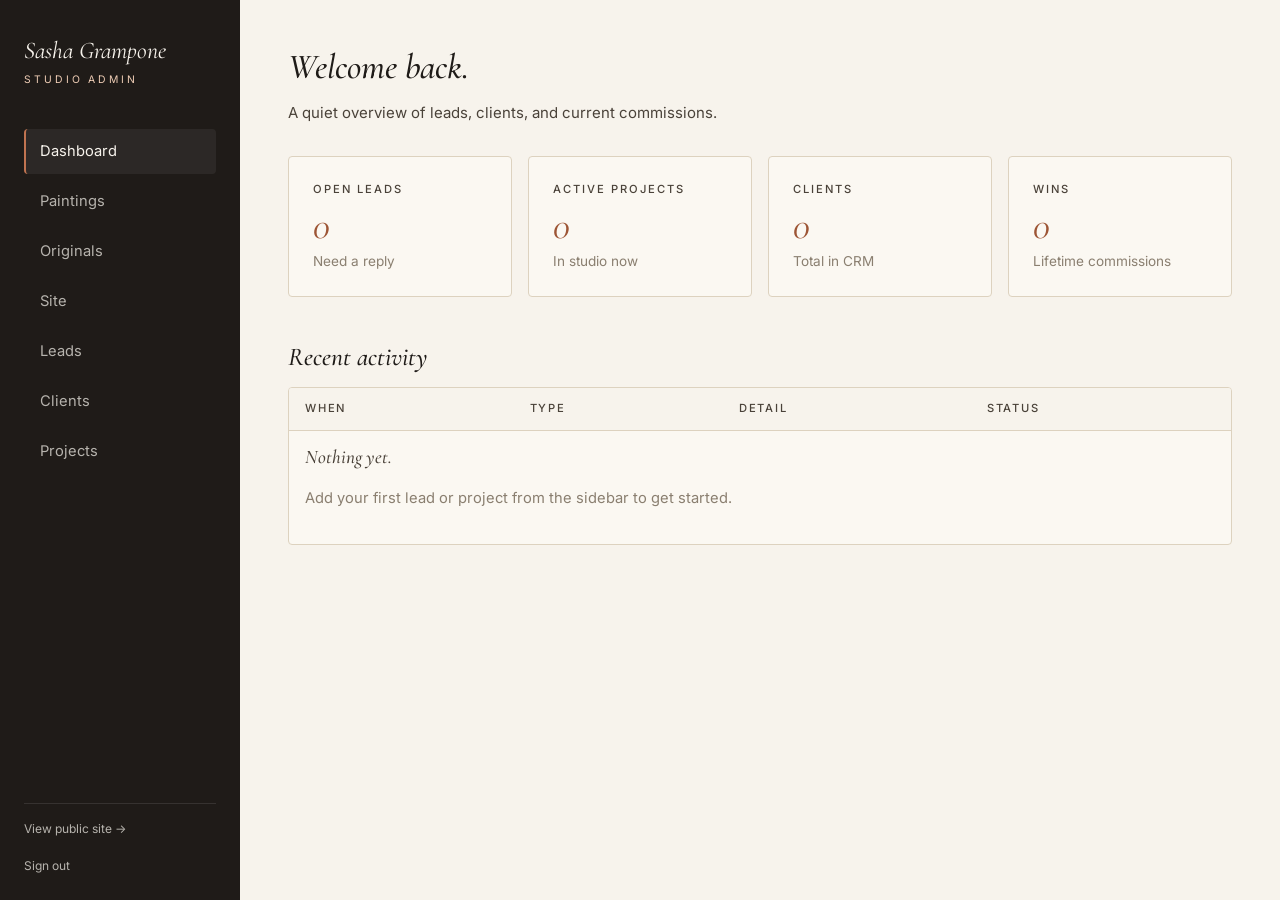
<file: admin/index.html>
<!doctype html>
<html lang="en">
<head>
  <meta charset="utf-8" />
  <meta name="viewport" content="width=device-width, initial-scale=1" />
  <title>Admin — Sasha Grampone</title>
  <meta name="robots" content="noindex, nofollow" />
  <link rel="icon" type="image/svg+xml" href="/images/favicon.svg" />
  <link href="https://fonts.googleapis.com/css2?family=Cormorant+Garamond:ital,wght@0,400;0,500;1,400;1,500&family=Inter:wght@400;500;600&display=swap" rel="stylesheet">
  <link rel="stylesheet" href="/admin/admin.css" />
</head>
<body>
  <div class="admin-shell">
    <aside class="admin-sidebar">
      <span class="admin-brand">Sasha Grampone</span>
      <span class="admin-brand-sub">Studio Admin</span>
      <ul class="admin-nav">
        <li><a href="/admin/" class="active">Dashboard</a></li>
        <li><a href="/admin/paintings.html">Paintings</a></li>
        <li><a href="/admin/originals.html">Originals</a></li>
        <li><a href="/admin/site.html">Site</a></li>
        <li><a href="/admin/leads.html">Leads</a></li>
        <li><a href="/admin/clients.html">Clients</a></li>
        <li><a href="/admin/projects.html">Projects</a></li>
      </ul>
      <div class="admin-back">
        <a href="/" target="_blank">View public site →</a>
        <br><br>
        <a href="#" id="logout-link">Sign out</a>
      </div>
    </aside>

    <main class="admin-main">
      <div class="admin-header">
        <div>
          <h1>Welcome back.</h1>
          <p>A quiet overview of leads, clients, and current commissions.</p>
        </div>
      </div>

      <div class="stat-grid" id="stats">
        <!-- filled by JS -->
      </div>

      <h2 style="margin-top: 2rem; font-style: italic;">Recent activity</h2>
      <div class="table-wrap">
        <table class="tbl" id="recent-tbl">
          <thead>
            <tr>
              <th>When</th>
              <th>Type</th>
              <th>Detail</th>
              <th>Status</th>
            </tr>
          </thead>
          <tbody><tr><td colspan="4" class="empty-state"><p>Loading…</p></td></tr></tbody>
        </table>
      </div>
    </main>
  </div>

  <script src="/admin/admin.js"></script>
  <script>
    document.getElementById("logout-link").addEventListener("click", (e) => {
      e.preventDefault();
      ADMIN.logout();
    });

    (async function () {
      const [leads, clients, projects] = await Promise.all([
        ADMIN.load("leads.json"),
        ADMIN.load("clients.json"),
        ADMIN.load("projects.json"),
      ]);

      const newLeads = leads.items.filter((l) => l.status === "new").length;
      const activeProjects = projects.items.filter((p) => p.status && p.status !== "done").length;
      const won = leads.items.filter((l) => l.status === "won").length;

      document.getElementById("stats").innerHTML = `
        <div class="stat-card">
          <div class="label">Open Leads</div>
          <div class="num">${newLeads}</div>
          <div class="sub">Need a reply</div>
        </div>
        <div class="stat-card">
          <div class="label">Active Projects</div>
          <div class="num">${activeProjects}</div>
          <div class="sub">In studio now</div>
        </div>
        <div class="stat-card">
          <div class="label">Clients</div>
          <div class="num">${clients.items.length}</div>
          <div class="sub">Total in CRM</div>
        </div>
        <div class="stat-card">
          <div class="label">Wins</div>
          <div class="num">${won}</div>
          <div class="sub">Lifetime commissions</div>
        </div>
      `;

      // Recent: combine recent leads & projects, sort by createdAt desc
      const events = [];
      leads.items.forEach((l) => events.push({
        when: l.createdAt,
        type: "Lead",
        detail: `${l.name || "Unnamed"} · ${l.subject || "—"}`,
        status: l.status,
        link: "/admin/leads.html",
      }));
      projects.items.forEach((p) => events.push({
        when: p.updatedAt || p.createdAt,
        type: "Project",
        detail: `${p.title || "Untitled"} · ${p.size || "—"}`,
        status: p.status,
        link: "/admin/projects.html",
      }));
      events.sort((a, b) => new Date(b.when || 0) - new Date(a.when || 0));
      const tbody = document.querySelector("#recent-tbl tbody");
      if (events.length === 0) {
        tbody.innerHTML = `<tr><td colspan="4" class="empty-state">
          <h3>Nothing yet.</h3>
          <p>Add your first lead or project from the sidebar to get started.</p>
        </td></tr>`;
      } else {
        tbody.innerHTML = events.slice(0, 10).map((e) => `
          <tr>
            <td><a href="${e.link}">${ADMIN.fmtRelative(e.when)}</a></td>
            <td>${e.type}</td>
            <td>${ADMIN.esc(e.detail)}</td>
            <td>${e.status ? `<span class="pill ${e.status}">${e.status}</span>` : "—"}</td>
          </tr>
        `).join("");
      }
    })();
  </script>
</body>
</html>
</file>
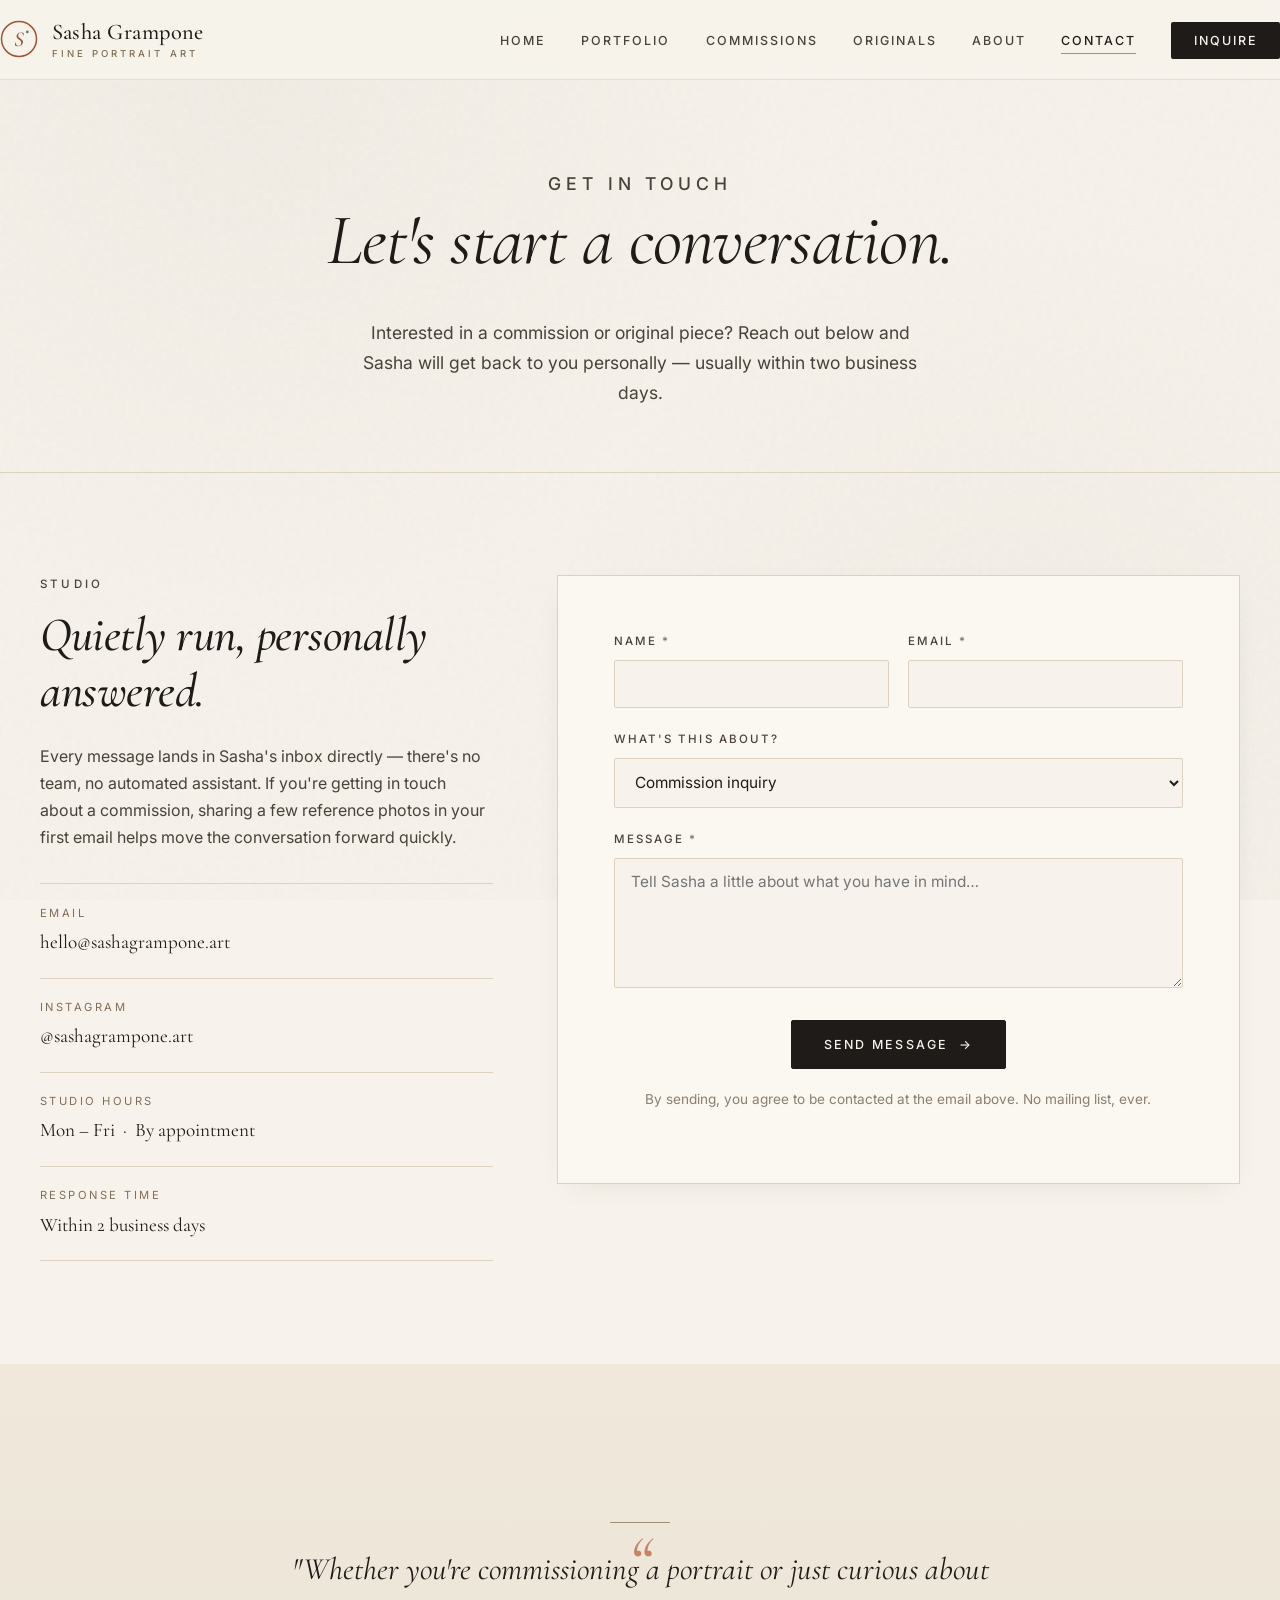
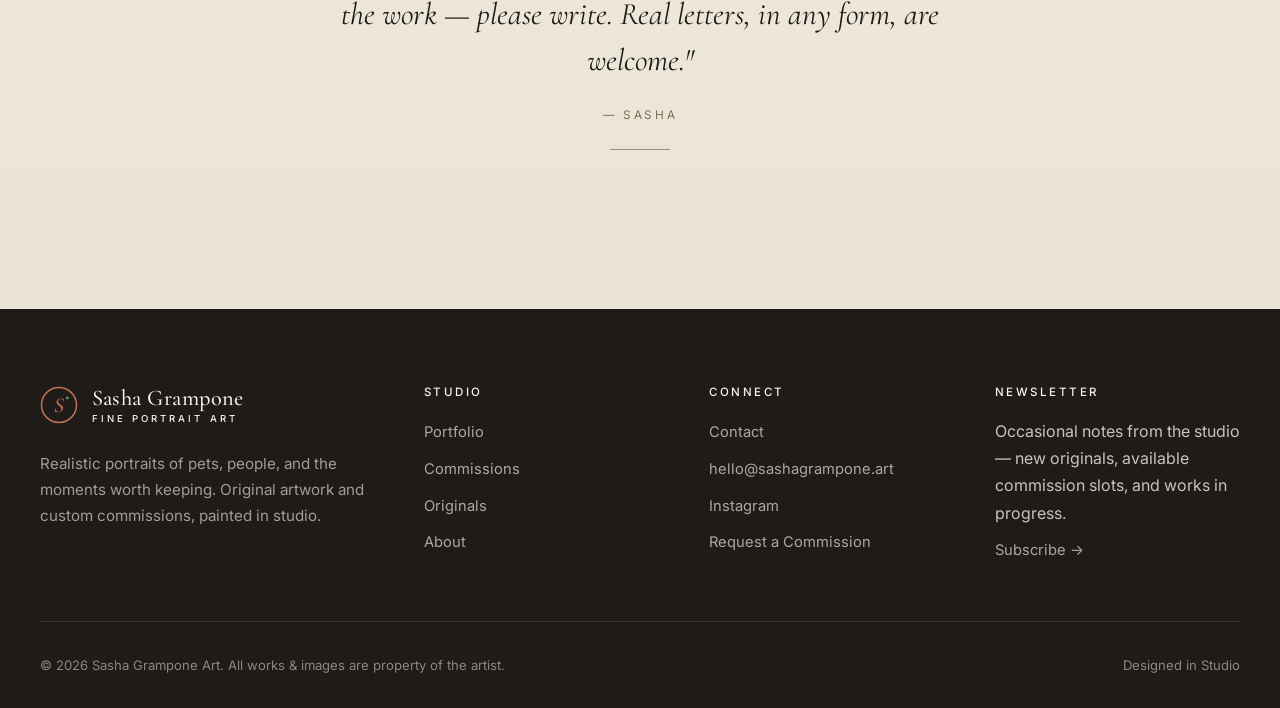
<file: contact.html>
<!doctype html>
<html lang="en">
<head>
  <meta charset="utf-8" />
  <meta name="viewport" content="width=device-width, initial-scale=1" />
  <title>Contact — Sasha Grampone</title>
  <meta name="description" content="Reach out about commissions, original artwork, press, or studio visits. Sasha responds personally to every message." />
  <!-- Favicons -->
  <link rel="icon" type="image/svg+xml" href="images/favicon.svg" />
  <link rel="icon" type="image/png" sizes="32x32" href="images/favicon-32.png" />
  <link rel="icon" type="image/png" sizes="16x16" href="images/favicon-16.png" />
  <link rel="apple-touch-icon" sizes="180x180" href="images/apple-touch-icon.png" />
  <link rel="shortcut icon" href="images/favicon.ico" />
  <meta name="theme-color" content="#f7f3ec" />
  <!-- Open Graph -->
  <meta property="og:type" content="website" />
  <meta property="og:url" content="https://sashagrampone.art/contact.html" />
  <meta property="og:title" content="Contact — Sasha Grampone" />
  <meta property="og:description" content="Reach out about commissions, original artwork, press, or studio visits. Sasha responds personally to every message." />
  <meta property="og:image" content="https://sashagrampone.art/images/og-image.png" />
  <meta property="og:image:width" content="1200" />
  <meta property="og:image:height" content="630" />
  <meta property="og:site_name" content="Sasha Grampone Art" />
  <meta property="og:locale" content="en_US" />
  <!-- Twitter -->
  <meta name="twitter:card" content="summary_large_image" />
  <meta name="twitter:title" content="Contact — Sasha Grampone" />
  <meta name="twitter:description" content="Reach out about commissions, original artwork, press, or studio visits. Sasha responds personally to every message." />
  <meta name="twitter:image" content="https://sashagrampone.art/images/og-image.png" />
  <link rel="preconnect" href="https://fonts.googleapis.com">
  <link rel="preconnect" href="https://fonts.gstatic.com" crossorigin>
  <link href="https://fonts.googleapis.com/css2?family=Cormorant+Garamond:ital,wght@0,400;0,500;0,600;1,400;1,500&family=Inter:wght@300;400;500;600&display=swap" rel="stylesheet">
  <style>
/* ============================================
   Sasha Grampone Art — Stylesheet
   ============================================ */

:root {
  --bg: #f7f3ec;
  --bg-soft: #efe8db;
  --paper: #fbf8f2;
  --ink: #1f1b18;
  --ink-soft: #4a4239;
  --muted: #8a7f70;
  --taupe: #a08e76;
  --taupe-deep: #806e57;
  --line: #ddd2bf;
  /* Artsy accent palette — deep pastels, used sparingly */
  --sage: #6b8568;
  --sage-deep: #4f6a4f;
  --sage-soft: #d3ddcd;
  --terracotta: #c07350;
  --terracotta-deep: #9d5535;
  --terracotta-soft: #efcdb5;
  --shadow: 0 18px 40px -20px rgba(60, 45, 30, 0.18);
  --shadow-soft: 0 8px 30px -15px rgba(60, 45, 30, 0.15);
  --serif: "Cormorant Garamond", "Playfair Display", Georgia, serif;
  --sans: "Inter", "Helvetica Neue", system-ui, -apple-system, sans-serif;
  --container: 1280px;
  --radius: 2px;
}

/* ---------- Reset & Base ---------- */
*, *::before, *::after { box-sizing: border-box; }
html { scroll-behavior: smooth; }
body {
  margin: 0;
  font-family: var(--sans);
  font-size: 16px;
  line-height: 1.7;
  color: var(--ink);
  background-color: var(--bg);
  background-image:
    radial-gradient(circle at 20% 10%, rgba(160, 142, 118, 0.06) 0%, transparent 40%),
    radial-gradient(circle at 80% 80%, rgba(160, 142, 118, 0.05) 0%, transparent 40%),
    url("data:image/svg+xml,%3Csvg viewBox='0 0 200 200' xmlns='http://www.w3.org/2000/svg'%3E%3Cfilter id='n'%3E%3CfeTurbulence type='fractalNoise' baseFrequency='0.85' numOctaves='2' stitchTiles='stitch'/%3E%3CfeColorMatrix values='0 0 0 0 0.4 0 0 0 0 0.36 0 0 0 0 0.3 0 0 0 0.06 0'/%3E%3C/filter%3E%3Crect width='100%25' height='100%25' filter='url(%23n)'/%3E%3C/svg%3E");
  background-attachment: fixed;
  -webkit-font-smoothing: antialiased;
  -moz-osx-font-smoothing: grayscale;
}

img { max-width: 100%; display: block; }
a { color: inherit; text-decoration: none; transition: color .25s ease, opacity .25s ease; }
a:hover { color: var(--taupe-deep); }
button { font-family: inherit; cursor: pointer; }

h1, h2, h3, h4 {
  font-family: var(--serif);
  font-weight: 500;
  letter-spacing: -0.01em;
  line-height: 1.15;
  color: var(--ink);
  margin: 0 0 .5em;
}
h1 { font-size: clamp(2.5rem, 6vw, 4.5rem); }
h2 { font-size: clamp(2rem, 4vw, 3rem); }
h3 { font-size: clamp(1.4rem, 2.4vw, 1.8rem); }
p { margin: 0 0 1.2em; }

.eyebrow {
  font-family: var(--sans);
  font-size: 0.72rem;
  letter-spacing: 0.28em;
  text-transform: uppercase;
  color: var(--taupe-deep);
  font-weight: 500;
  margin-bottom: 1.2em;
}

.container {
  max-width: var(--container);
  margin: 0 auto;
  padding: 0 clamp(1.25rem, 4vw, 2.5rem);
}

.divider {
  display: block;
  width: 60px;
  height: 1px;
  background: var(--taupe);
  margin: 1.5rem 0;
}
.divider.center { margin: 1.5rem auto; }

/* ---------- Buttons ---------- */
.btn {
  display: inline-flex;
  align-items: center;
  gap: .65rem;
  padding: 1rem 2rem;
  font-family: var(--sans);
  font-size: 0.78rem;
  letter-spacing: 0.18em;
  text-transform: uppercase;
  font-weight: 500;
  border-radius: var(--radius);
  border: 1px solid transparent;
  transition: all .3s ease;
  cursor: pointer;
}
.btn-primary {
  background: var(--ink);
  color: var(--bg);
  border-color: var(--ink);
}
.btn-primary:hover {
  background: var(--terracotta-deep);
  border-color: var(--terracotta-deep);
  color: var(--bg);
  transform: translateY(-1px);
}
.btn-secondary {
  background: transparent;
  color: var(--ink);
  border-color: var(--ink);
}
.btn-secondary:hover {
  background: var(--ink);
  color: var(--bg);
  transform: translateY(-1px);
}
.btn-ghost {
  background: transparent;
  color: var(--ink);
  padding: 0.5rem 0;
  border-bottom: 1px solid var(--ink);
  border-radius: 0;
}
.btn-ghost:hover {
  color: var(--taupe-deep);
  border-color: var(--taupe-deep);
}
.btn-arrow::after {
  content: "→";
  transition: transform .3s ease;
}
.btn-arrow:hover::after { transform: translateX(4px); }

/* ---------- Header / Nav ---------- */
.site-header {
  position: sticky;
  top: 0;
  z-index: 50;
  background: rgba(247, 243, 236, 0.92);
  backdrop-filter: saturate(140%) blur(10px);
  -webkit-backdrop-filter: saturate(140%) blur(10px);
  border-bottom: 1px solid rgba(221, 210, 191, 0.6);
}
.nav {
  display: flex;
  align-items: center;
  justify-content: space-between;
  padding: 1.25rem 0;
}
.logo {
  display: inline-flex;
  align-items: center;
  gap: 0.85rem;
  font-family: var(--serif);
  font-size: 1.4rem;
  font-weight: 500;
  letter-spacing: 0.02em;
  color: var(--ink);
  line-height: 1;
  text-decoration: none;
}
.logo-mark {
  width: 38px;
  height: 38px;
  flex-shrink: 0;
  color: var(--terracotta-deep);
  transition: transform .4s cubic-bezier(.5,.1,.25,1), color .25s ease;
}
.logo:hover .logo-mark { transform: rotate(-12deg); color: var(--terracotta); }
.logo-text {
  display: inline-block;
  line-height: 1.05;
}
.logo-text > span {
  display: block;
  font-family: var(--sans);
  font-size: 0.6rem;
  letter-spacing: 0.32em;
  text-transform: uppercase;
  color: var(--taupe-deep);
  margin-top: 5px;
  font-weight: 500;
}
/* Footer logo inherits with adjustments */
.footer-brand .logo,
.footer-brand .logo-text { color: var(--bg); }
.footer-brand .logo-mark { color: var(--terracotta); }
.footer-brand .logo-text > span { color: var(--terracotta-soft); }

.nav-links {
  display: flex;
  align-items: center;
  gap: 2.2rem;
  list-style: none;
  margin: 0;
  padding: 0;
}
.nav-links a {
  font-size: 0.78rem;
  letter-spacing: 0.16em;
  text-transform: uppercase;
  font-weight: 500;
  color: var(--ink-soft);
  position: relative;
}
.nav-links a:hover, .nav-links a.active {
  color: var(--ink);
}
.nav-links a.active::after {
  content: "";
  position: absolute;
  bottom: -6px;
  left: 0;
  right: 0;
  height: 1px;
  background: var(--taupe);
}

.nav-cta {
  padding: 0.7rem 1.4rem;
  font-size: 0.72rem;
  background: var(--ink);
  color: var(--bg) !important;
  border-radius: var(--radius);
  letter-spacing: 0.18em;
  transition: background .25s ease;
}
.nav-cta:hover { background: var(--taupe-deep); color: var(--bg) !important; }

.nav-toggle {
  display: none;
  background: transparent;
  border: none;
  width: 32px;
  height: 32px;
  position: relative;
  padding: 0;
}
.nav-toggle span {
  display: block;
  height: 1px;
  background: var(--ink);
  margin: 7px 0;
  transition: transform .3s ease, opacity .3s ease;
}
.nav-toggle.open span:nth-child(1) { transform: translateY(8px) rotate(45deg); }
.nav-toggle.open span:nth-child(2) { opacity: 0; }
.nav-toggle.open span:nth-child(3) { transform: translateY(-8px) rotate(-45deg); }

@media (max-width: 880px) {
  .nav-toggle { display: block; }
  .nav-links {
    position: fixed;
    top: 70px; left: 0; right: 0;
    background: var(--paper);
    border-bottom: 1px solid var(--line);
    flex-direction: column;
    align-items: stretch;
    padding: 1.5rem 2rem 2rem;
    gap: 1.4rem;
    transform: translateY(-110%);
    transition: transform .4s cubic-bezier(.5,.1,.25,1);
  }
  .nav-links.open { transform: translateY(0); }
  .nav-cta { text-align: center; padding: 1rem; }
}

/* ---------- Hero ---------- */
.hero {
  padding: clamp(3rem, 6vw, 6rem) 0 clamp(4rem, 8vw, 7rem);
  position: relative;
}
.hero-grid {
  display: grid;
  grid-template-columns: 1.05fr 1fr;
  gap: clamp(2rem, 6vw, 5rem);
  align-items: center;
}
.hero-text .eyebrow { margin-bottom: 1.6em; }
.hero-text h1 {
  font-weight: 400;
  margin-bottom: 1.5rem;
}
.hero-text h1 em {
  font-style: italic;
  color: var(--terracotta-deep);
  font-weight: 400;
  position: relative;
}
.hero-text h1 em::after {
  content: "";
  position: absolute;
  left: 2%;
  right: 2%;
  bottom: 0.05em;
  height: 0.18em;
  background: var(--sage-soft);
  z-index: -1;
  border-radius: 1px;
}
.hero-lead {
  font-size: 1.1rem;
  color: var(--ink-soft);
  max-width: 32rem;
  margin-bottom: 2.5rem;
}
.hero-actions {
  display: flex;
  gap: 1rem;
  flex-wrap: wrap;
}
.hero-image {
  position: relative;
  aspect-ratio: 4/5;
  background: var(--bg-soft);
  overflow: hidden;
  box-shadow: var(--shadow);
}
.hero-image img {
  width: 100%;
  height: 100%;
  object-fit: cover;
  transition: transform 6s ease;
}
.hero-image:hover img { transform: scale(1.04); }
.hero-caption {
  position: absolute;
  bottom: -1px;
  left: -1px;
  right: -1px;
  padding: 1rem 1.25rem;
  background: var(--paper);
  border-top: 1px solid var(--line);
  font-size: 0.72rem;
  letter-spacing: 0.16em;
  text-transform: uppercase;
  color: var(--muted);
  display: flex;
  justify-content: space-between;
  flex-wrap: wrap;
  gap: 0.4rem;
}
.hero-caption strong { color: var(--ink); font-weight: 500; }

@media (max-width: 880px) {
  .hero-grid { grid-template-columns: 1fr; }
  .hero-image { order: -1; aspect-ratio: 3/4; max-height: 60vh; }
}

/* ---------- Sections ---------- */
section { padding: clamp(4rem, 8vw, 7rem) 0; }
.section-head {
  text-align: center;
  max-width: 38rem;
  margin: 0 auto clamp(2.5rem, 5vw, 4rem);
}
.section-head p {
  color: var(--ink-soft);
  font-size: 1.05rem;
}
.section-alt {
  background: var(--bg-soft);
  background-image: linear-gradient(180deg, transparent, rgba(107, 133, 104, 0.04));
}

/* ---------- Intro / About snippet ---------- */
.intro {
  border-top: 1px solid var(--line);
  border-bottom: 1px solid var(--line);
}
.intro-grid {
  display: grid;
  grid-template-columns: 1fr 1.5fr;
  gap: clamp(2rem, 5vw, 4rem);
  align-items: start;
}
.intro-grid h2 { font-style: italic; }
.intro-text p {
  font-size: 1.1rem;
  color: var(--ink-soft);
  max-width: 38rem;
}
.intro-meta {
  display: grid;
  grid-template-columns: repeat(3, 1fr);
  gap: 2rem;
  margin-top: 2.5rem;
  padding-top: 2rem;
  border-top: 1px solid var(--line);
}
.intro-meta dt {
  font-size: 0.7rem;
  letter-spacing: 0.22em;
  text-transform: uppercase;
  color: var(--taupe-deep);
  margin-bottom: .4rem;
}
.intro-meta dd {
  margin: 0;
  font-family: var(--serif);
  font-size: 1.4rem;
  color: var(--ink);
}
@media (max-width: 760px) {
  .intro-grid { grid-template-columns: 1fr; }
  .intro-meta { grid-template-columns: 1fr; gap: 1.4rem; }
}

/* ---------- Featured Gallery ---------- */
.featured-grid {
  display: grid;
  grid-template-columns: repeat(3, 1fr);
  gap: 1.5rem;
}
.featured-grid .feat-tall { grid-row: span 2; }
.feat-card {
  position: relative;
  overflow: hidden;
  background: var(--bg-soft);
  aspect-ratio: 4/5;
}
.feat-card.feat-tall { aspect-ratio: 4/9; }
.feat-card img {
  width: 100%;
  height: 100%;
  object-fit: cover;
  transition: transform 1.2s ease;
}
.feat-card:hover img { transform: scale(1.05); }
.feat-card-info {
  position: absolute;
  inset: auto 0 0;
  padding: 1.25rem;
  background: linear-gradient(to top, rgba(31, 27, 24, 0.78), transparent);
  color: var(--bg);
  opacity: 0;
  transform: translateY(10px);
  transition: opacity .4s ease, transform .4s ease;
}
.feat-card:hover .feat-card-info { opacity: 1; transform: translateY(0); }
.feat-card-info h4 { color: var(--bg); font-size: 1.15rem; margin: 0 0 .15rem; }
.feat-card-info span { font-size: 0.72rem; letter-spacing: 0.14em; text-transform: uppercase; opacity: .85; }

@media (max-width: 880px) {
  .featured-grid { grid-template-columns: repeat(2, 1fr); }
  .featured-grid .feat-tall { grid-row: auto; aspect-ratio: 4/5; }
}

/* ---------- Quote / Pull ---------- */
.pull-quote {
  text-align: center;
  max-width: 44rem;
  margin: 0 auto;
  padding: 2rem 0;
}
.pull-quote blockquote {
  margin: 0;
  font-family: var(--serif);
  font-style: italic;
  font-size: clamp(1.4rem, 2.6vw, 1.95rem);
  line-height: 1.45;
  color: var(--ink);
  position: relative;
}
.pull-quote blockquote::before {
  content: "“";
  position: absolute;
  top: -1.4rem;
  left: 50%;
  transform: translateX(-50%);
  font-family: var(--serif);
  font-size: 4.5rem;
  line-height: 1;
  color: var(--terracotta);
  opacity: 0.85;
}
.pull-quote cite {
  display: block;
  margin-top: 1.4rem;
  font-style: normal;
  font-family: var(--sans);
  font-size: 0.74rem;
  letter-spacing: 0.22em;
  text-transform: uppercase;
  color: var(--taupe-deep);
}

/* ---------- CTA Strip ---------- */
.cta-strip {
  background: var(--ink);
  color: var(--bg);
  padding: clamp(3.5rem, 7vw, 6rem) 0;
  text-align: center;
}
.cta-strip h2 { color: var(--bg); font-style: italic; }
.cta-strip p {
  color: rgba(247, 243, 236, 0.78);
  max-width: 36rem;
  margin: 1rem auto 2.4rem;
  font-size: 1.05rem;
}
.cta-strip .btn-primary {
  background: var(--bg);
  color: var(--ink);
  border-color: var(--bg);
}
.cta-strip .btn-primary:hover {
  background: var(--taupe);
  color: var(--ink);
  border-color: var(--taupe);
}

/* ---------- Page Header ---------- */
.page-header {
  padding: clamp(3.5rem, 7vw, 6rem) 0 clamp(2rem, 5vw, 4rem);
  text-align: center;
  border-bottom: 1px solid var(--line);
}
.page-header h1 { font-style: italic; font-weight: 400; }
.page-header p {
  max-width: 36rem;
  margin: 0 auto;
  color: var(--ink-soft);
  font-size: 1.1rem;
}

/* ---------- Gallery / Portfolio ---------- */
.gallery-filters {
  display: flex;
  justify-content: center;
  flex-wrap: wrap;
  gap: 0.6rem;
  margin-bottom: 3rem;
}
.gallery-filters button {
  background: transparent;
  border: 1px solid var(--line);
  color: var(--ink-soft);
  padding: 0.65rem 1.4rem;
  border-radius: 100px;
  font-size: 0.74rem;
  letter-spacing: 0.16em;
  text-transform: uppercase;
  transition: all .25s ease;
}
.gallery-filters button:hover {
  border-color: var(--ink);
  color: var(--ink);
}
.gallery-filters button.active {
  background: var(--sage-deep);
  color: var(--bg);
  border-color: var(--sage-deep);
}

.gallery {
  display: grid;
  grid-template-columns: repeat(auto-fill, minmax(280px, 1fr));
  gap: 1.5rem;
}
.gallery-item {
  position: relative;
  background: var(--bg-soft);
  overflow: hidden;
  cursor: zoom-in;
  aspect-ratio: 4/5;
}
.gallery-item img {
  width: 100%;
  height: 100%;
  object-fit: cover;
  transition: transform 1s ease, filter .4s ease;
}
.gallery-item:hover img { transform: scale(1.04); filter: brightness(.92) saturate(.92); }
.gallery-item-info {
  position: absolute;
  inset: auto 0 0;
  padding: 1.5rem 1.25rem 1.25rem;
  background: linear-gradient(to top, rgba(31, 27, 24, 0.85) 30%, transparent);
  color: var(--bg);
  opacity: 0;
  transition: opacity .35s ease;
}
.gallery-item:hover .gallery-item-info { opacity: 1; }
.gallery-item-info h4 { color: var(--bg); font-size: 1.15rem; margin: 0 0 0.15rem; }
.gallery-item-info span { font-size: 0.72rem; letter-spacing: 0.14em; text-transform: uppercase; opacity: 0.85; }

/* ---------- Lightbox ---------- */
.lightbox {
  position: fixed;
  inset: 0;
  background: rgba(15, 12, 10, 0.94);
  z-index: 100;
  display: none;
  align-items: center;
  justify-content: center;
  padding: 2rem;
}
.lightbox.open { display: flex; }
.lightbox img {
  max-width: 100%;
  max-height: 80vh;
  object-fit: contain;
  box-shadow: 0 20px 60px rgba(0,0,0,0.5);
}
.lightbox-info {
  position: absolute;
  bottom: 2rem; left: 0; right: 0;
  text-align: center;
  color: rgba(247, 243, 236, 0.82);
  padding: 0 2rem;
}
.lightbox-info h4 {
  color: var(--bg);
  font-size: 1.4rem;
  margin: 0 0 0.3rem;
  font-style: italic;
}
.lightbox-info p {
  margin: 0;
  font-size: 0.8rem;
  letter-spacing: 0.18em;
  text-transform: uppercase;
}
.lightbox-close, .lightbox-prev, .lightbox-next {
  position: absolute;
  background: transparent;
  border: 1px solid rgba(247, 243, 236, 0.4);
  color: var(--bg);
  width: 48px;
  height: 48px;
  border-radius: 50%;
  font-size: 1.2rem;
  display: flex;
  align-items: center;
  justify-content: center;
  transition: all .25s ease;
}
.lightbox-close:hover, .lightbox-prev:hover, .lightbox-next:hover {
  background: rgba(247, 243, 236, 0.15);
  border-color: var(--bg);
}
.lightbox-close { top: 1.5rem; right: 1.5rem; }
.lightbox-prev { left: 1.5rem; top: 50%; transform: translateY(-50%); }
.lightbox-next { right: 1.5rem; top: 50%; transform: translateY(-50%); }

/* ---------- Process / Steps ---------- */
.process {
  display: grid;
  grid-template-columns: repeat(5, 1fr);
  gap: 1.5rem;
  counter-reset: step;
}
.process-step {
  position: relative;
  padding: 2rem 1.5rem;
  background: var(--paper);
  border: 1px solid var(--line);
  text-align: center;
}
.process-step::before {
  counter-increment: step;
  content: "0" counter(step);
  font-family: var(--serif);
  font-size: 2rem;
  font-style: italic;
  color: var(--sage-deep);
  display: block;
  margin-bottom: 1rem;
}
.process-step h4 { font-size: 1.15rem; margin-bottom: 0.6rem; }
.process-step p { font-size: 0.92rem; color: var(--ink-soft); margin: 0; }

@media (max-width: 1000px) { .process { grid-template-columns: repeat(2, 1fr); } }
@media (max-width: 540px) { .process { grid-template-columns: 1fr; } }

/* ---------- Pricing snapshot ---------- */
.pricing {
  display: grid;
  grid-template-columns: repeat(3, 1fr);
  gap: 1.5rem;
  margin-top: 2rem;
}
.price-card {
  padding: 2.5rem 2rem;
  background: var(--paper);
  border: 1px solid var(--line);
  text-align: center;
}
.price-card .eyebrow { margin-bottom: 1em; }
.price-card h3 { font-style: italic; margin-bottom: .5rem; }
.price-card .price {
  font-family: var(--serif);
  font-size: 2rem;
  color: var(--terracotta-deep);
  font-style: italic;
  margin-bottom: 1.5rem;
  display: block;
}
.price-card ul {
  list-style: none;
  padding: 0;
  margin: 0 0 1.5rem;
  text-align: left;
  font-size: 0.95rem;
  color: var(--ink-soft);
}
.price-card li {
  padding: 0.55rem 0;
  border-bottom: 1px solid var(--line);
}
.price-card li:last-child { border-bottom: none; }
@media (max-width: 880px) { .pricing { grid-template-columns: 1fr; } }

/* ---------- Forms ---------- */
.form-card {
  max-width: 720px;
  margin: 0 auto;
  background: var(--paper);
  border: 1px solid var(--line);
  padding: clamp(2rem, 5vw, 3.5rem);
  box-shadow: var(--shadow-soft);
}
.form-grid {
  display: grid;
  grid-template-columns: 1fr 1fr;
  gap: 1.4rem 1.2rem;
}
.form-grid .full { grid-column: 1 / -1; }
@media (max-width: 640px) { .form-grid { grid-template-columns: 1fr; } }

.field { display: flex; flex-direction: column; }
.field label {
  font-size: 0.72rem;
  letter-spacing: 0.18em;
  text-transform: uppercase;
  color: var(--ink-soft);
  margin-bottom: 0.5rem;
  font-weight: 500;
}
.field label span { color: var(--taupe-deep); }
.field input,
.field select,
.field textarea {
  font-family: var(--sans);
  font-size: 0.96rem;
  color: var(--ink);
  background: var(--bg);
  border: 1px solid var(--line);
  padding: 0.85rem 1rem;
  border-radius: var(--radius);
  transition: border-color .2s ease, background .2s ease;
}
.field input:focus,
.field select:focus,
.field textarea:focus {
  outline: none;
  border-color: var(--ink);
  background: var(--paper);
}
.field textarea { resize: vertical; min-height: 130px; }

.field-file {
  border: 1px dashed var(--line);
  padding: 1.5rem;
  text-align: center;
  background: var(--bg);
  border-radius: var(--radius);
  cursor: pointer;
  transition: border-color .2s ease, background .2s ease;
}
.field-file:hover { border-color: var(--taupe); background: var(--paper); }
.field-file input { display: none; }
.field-file span {
  display: block;
  font-size: 0.78rem;
  letter-spacing: 0.14em;
  text-transform: uppercase;
  color: var(--ink-soft);
}
.field-file small {
  display: block;
  margin-top: 0.4rem;
  color: var(--muted);
  font-size: 0.78rem;
  letter-spacing: normal;
  text-transform: none;
}

.form-actions {
  margin-top: 2rem;
  text-align: center;
}
.form-note {
  margin-top: 1.2rem;
  font-size: 0.85rem;
  color: var(--muted);
  text-align: center;
}

/* ---------- Originals listings ---------- */
.originals-grid {
  display: grid;
  grid-template-columns: repeat(auto-fill, minmax(300px, 1fr));
  gap: 2rem 1.5rem;
}
.original-card {
  background: var(--paper);
  border: 1px solid var(--line);
  display: flex;
  flex-direction: column;
  transition: transform .35s ease, box-shadow .35s ease;
}
.original-card:hover { transform: translateY(-4px); box-shadow: var(--shadow); }
.original-img {
  aspect-ratio: 4/5;
  background: var(--bg-soft);
  overflow: hidden;
  position: relative;
}
.original-img img { width: 100%; height: 100%; object-fit: cover; transition: transform 1s ease; }
.original-card:hover .original-img img { transform: scale(1.04); }
.original-badge {
  position: absolute;
  top: 1rem; left: 1rem;
  padding: 0.4rem 0.85rem;
  background: var(--paper);
  font-size: 0.65rem;
  letter-spacing: 0.22em;
  text-transform: uppercase;
  font-weight: 500;
  color: var(--ink);
  border: 1px solid var(--line);
}
.original-badge.sold { background: var(--ink); color: var(--bg); border-color: var(--ink); }
.original-badge.soon { background: var(--sage-soft); color: var(--sage-deep); border-color: var(--sage); }
.original-info { padding: 1.5rem; flex-grow: 1; display: flex; flex-direction: column; }
.original-info h3 {
  font-size: 1.3rem;
  font-style: italic;
  margin-bottom: 0.4rem;
}
.original-meta {
  font-size: 0.78rem;
  color: var(--muted);
  letter-spacing: 0.06em;
  margin-bottom: 1rem;
}
.original-price {
  font-family: var(--serif);
  font-size: 1.4rem;
  color: var(--terracotta-deep);
  margin-bottom: 1.4rem;
}
.original-info .btn { margin-top: auto; align-self: flex-start; }

/* ---------- About page ---------- */
.about-hero {
  display: grid;
  grid-template-columns: 1fr 1fr;
  gap: clamp(2.5rem, 6vw, 5rem);
  align-items: center;
}
.about-hero img {
  aspect-ratio: 4/5;
  width: 100%;
  object-fit: cover;
  box-shadow: var(--shadow);
}
.about-hero h1 { font-style: italic; }
.about-hero .lead {
  font-family: var(--serif);
  font-size: 1.4rem;
  font-style: italic;
  color: var(--ink-soft);
  line-height: 1.5;
  margin-bottom: 1.8rem;
}
.about-hero p { color: var(--ink-soft); font-size: 1.02rem; }
@media (max-width: 880px) {
  .about-hero { grid-template-columns: 1fr; }
  .about-hero img { max-height: 70vh; }
}

.studio {
  display: grid;
  grid-template-columns: 1.4fr 1fr;
  gap: clamp(2rem, 5vw, 4rem);
  align-items: center;
}
.studio img { aspect-ratio: 4/3; width: 100%; object-fit: cover; }
.studio h2 { font-style: italic; }
@media (max-width: 880px) {
  .studio { grid-template-columns: 1fr; }
}

/* ---------- Contact page ---------- */
.contact-grid {
  display: grid;
  grid-template-columns: 1fr 1.3fr;
  gap: clamp(2.5rem, 5vw, 4rem);
  align-items: start;
}
.contact-info h2 { font-style: italic; }
.contact-info p { color: var(--ink-soft); }
.contact-list {
  list-style: none;
  padding: 0;
  margin: 2rem 0 0;
  border-top: 1px solid var(--line);
}
.contact-list li {
  padding: 1.2rem 0;
  border-bottom: 1px solid var(--line);
  display: flex;
  flex-direction: column;
  gap: 0.2rem;
}
.contact-list dt {
  font-size: 0.7rem;
  letter-spacing: 0.22em;
  text-transform: uppercase;
  color: var(--taupe-deep);
}
.contact-list dd {
  margin: 0;
  font-family: var(--serif);
  font-size: 1.2rem;
  color: var(--ink);
}
@media (max-width: 880px) {
  .contact-grid { grid-template-columns: 1fr; }
}

/* ---------- Footer ---------- */
.site-footer {
  background: var(--ink);
  color: rgba(247, 243, 236, 0.78);
  padding: clamp(3.5rem, 6vw, 5rem) 0 2rem;
  margin-top: 0;
}
.footer-grid {
  display: grid;
  grid-template-columns: 1.4fr 1fr 1fr 1fr;
  gap: 2.5rem;
  padding-bottom: 3rem;
  border-bottom: 1px solid rgba(247, 243, 236, 0.12);
}
.footer-brand .logo,
.footer-brand .logo span { color: var(--bg); }
.footer-brand p {
  margin-top: 1.2rem;
  font-size: 0.95rem;
  max-width: 22rem;
  color: rgba(247, 243, 236, 0.6);
}
.footer-col h4 {
  color: var(--bg);
  font-family: var(--sans);
  font-size: 0.72rem;
  letter-spacing: 0.22em;
  text-transform: uppercase;
  font-weight: 500;
  margin-bottom: 1.2rem;
}
.footer-col ul { list-style: none; padding: 0; margin: 0; }
.footer-col li { margin-bottom: 0.6rem; }
.footer-col a {
  color: rgba(247, 243, 236, 0.65);
  font-size: 0.92rem;
  transition: color .2s ease;
}
.footer-col a:hover { color: var(--terracotta-soft); }
.footer-bottom {
  padding-top: 2rem;
  display: flex;
  justify-content: space-between;
  flex-wrap: wrap;
  gap: 1rem;
  font-size: 0.82rem;
  color: rgba(247, 243, 236, 0.5);
}
@media (max-width: 880px) {
  .footer-grid { grid-template-columns: 1fr 1fr; }
  .footer-brand { grid-column: 1 / -1; }
}
@media (max-width: 540px) {
  .footer-grid { grid-template-columns: 1fr; }
}

/* ---------- Reveal on scroll ---------- */
.reveal {
  opacity: 0;
  transform: translateY(24px);
  transition: opacity 0.9s ease, transform 0.9s ease;
}
.reveal.visible {
  opacity: 1;
  transform: translateY(0);
}

/* ---------- Misc ---------- */
.text-center { text-align: center; }
.mt-2 { margin-top: 2rem; }
::selection { background: var(--terracotta); color: var(--bg); }

/* ---------- Artsy: Color block frame behind hero image ---------- */
.hero-image-frame {
  position: relative;
  isolation: isolate;
}
.hero-image-frame::before {
  content: "";
  position: absolute;
  inset: 28px -28px -28px 28px;
  background: var(--sage-soft);
  z-index: -1;
  border: 1px solid rgba(79, 106, 79, 0.12);
}
.hero-image-frame::after {
  content: "";
  position: absolute;
  width: 80px;
  height: 80px;
  top: -22px;
  left: -22px;
  border: 1px solid var(--terracotta);
  z-index: -1;
  border-radius: 50%;
  opacity: 0.55;
}
@media (max-width: 880px) {
  .hero-image-frame::before { inset: 16px -14px -14px 16px; }
  .hero-image-frame::after { width: 50px; height: 50px; top: -14px; left: -14px; }
}

/* ---------- Artsy: Signature mark ---------- */
.signature {
  display: inline-block;
  margin: 1.6rem 0 0;
  font-family: var(--serif);
  font-style: italic;
  font-weight: 500;
  font-size: 2.2rem;
  line-height: 1;
  color: var(--terracotta-deep);
  transform: rotate(-3deg);
  transform-origin: left center;
  letter-spacing: 0.01em;
}
.signature::before {
  content: "";
  display: inline-block;
  width: 1.6rem;
  height: 2px;
  background: var(--terracotta);
  vertical-align: middle;
  margin-right: 0.6rem;
  margin-bottom: 0.2em;
  border-radius: 1px;
}

/* ---------- Artsy: Marquee strip ---------- */
.marquee {
  background: var(--terracotta);
  color: var(--paper);
  padding: 1.4rem 0;
  overflow: hidden;
  border-top: 1px solid rgba(0, 0, 0, 0.12);
  border-bottom: 1px solid rgba(0, 0, 0, 0.12);
  position: relative;
}
.marquee::before,
.marquee::after {
  content: "";
  position: absolute;
  top: 0; bottom: 0;
  width: 80px;
  pointer-events: none;
  z-index: 2;
}
.marquee::before { left: 0; background: linear-gradient(to right, var(--terracotta), transparent); }
.marquee::after  { right: 0; background: linear-gradient(to left, var(--terracotta), transparent); }
.marquee-track {
  display: flex;
  gap: 3rem;
  white-space: nowrap;
  width: max-content;
  animation: marquee 38s linear infinite;
  font-family: var(--serif);
  font-style: italic;
  font-size: clamp(1.2rem, 2vw, 1.6rem);
  letter-spacing: 0.01em;
}
.marquee-track span {
  flex-shrink: 0;
  display: inline-flex;
  align-items: center;
  gap: 3rem;
}
.marquee-track .dot {
  width: 6px;
  height: 6px;
  border-radius: 50%;
  background: var(--paper);
  display: inline-block;
  opacity: 0.7;
}
@keyframes marquee {
  from { transform: translateX(0); }
  to   { transform: translateX(-50%); }
}
.marquee:hover .marquee-track { animation-play-state: paused; }

/* ---------- Artsy: Hand-drawn squiggle divider ---------- */
.squiggle {
  display: block;
  width: 140px;
  height: 18px;
  color: var(--sage);
  margin: 1.5rem 0;
  opacity: 0.85;
}
.squiggle.center { margin-left: auto; margin-right: auto; }
.squiggle.lg { width: 180px; height: 22px; }

/* ---------- Artsy: Small painted ornament ---------- */
.ornament {
  display: inline-block;
  width: 22px;
  height: 22px;
  color: var(--terracotta);
  vertical-align: middle;
  margin: 0 0.5rem;
}
.section-head .ornament { margin-bottom: 1rem; color: var(--sage-deep); }

/* ---------- Artsy: Subtle accent rules ---------- */
.eyebrow.sage { color: var(--sage-deep); }
.eyebrow.terracotta { color: var(--terracotta-deep); }

.intro-meta dt { color: var(--sage-deep); }

.process-step {
  position: relative;
  overflow: hidden;
}
.process-step::after {
  content: "";
  position: absolute;
  left: 0; right: 0; top: 0;
  height: 3px;
  background: var(--sage);
  transform: scaleX(0);
  transform-origin: left;
  transition: transform .4s ease;
}
.process-step:hover::after { transform: scaleX(1); }

.original-card { position: relative; }
.original-card::before {
  content: "";
  position: absolute;
  top: 12px; left: 12px;
  width: 24px; height: 24px;
  background: var(--sage-soft);
  z-index: -1;
  opacity: 0;
  transition: opacity .3s ease, transform .3s ease;
}
.original-card:hover::before { opacity: 1; transform: translate(-6px, -6px); }

/* ---------- 3-Stage Process Strip ---------- */
.process-strip {
  display: grid;
  grid-template-columns: repeat(3, 1fr);
  gap: clamp(1.5rem, 3vw, 2.5rem);
  max-width: 1080px;
  margin: 0 auto;
}
.stage {
  margin: 0;
  position: relative;
  display: flex;
  flex-direction: column;
}
.stage-num {
  font-family: var(--serif);
  font-style: italic;
  font-weight: 500;
  font-size: 1.3rem;
  color: var(--terracotta-deep);
  display: block;
  margin-bottom: 0.7rem;
  letter-spacing: 0.04em;
}
.stage-num::before {
  content: "";
  display: inline-block;
  width: 1.4rem;
  height: 1px;
  background: var(--terracotta);
  vertical-align: middle;
  margin-right: 0.7rem;
  transform: translateY(-2px);
}
.stage-image {
  width: 100%;
  aspect-ratio: 4/5;
  object-fit: cover;
  background: var(--bg-soft);
  margin-bottom: 1.2rem;
  box-shadow: var(--shadow-soft);
  transition: transform .8s ease;
}
.stage:hover .stage-image { transform: translateY(-3px); }
.stage h4 {
  font-size: 1.4rem;
  font-style: italic;
  margin-bottom: 0.3rem;
}
.stage p {
  font-size: 0.95rem;
  color: var(--ink-soft);
  margin: 0;
}
@media (max-width: 760px) {
  .process-strip { grid-template-columns: 1fr; }
}

/* ---------- FAQ Accordion ---------- */
.faq {
  max-width: 780px;
  margin: 0 auto;
}
.faq details {
  border-top: 1px solid var(--line);
  padding: 1.4rem 0;
}
.faq details:last-of-type { border-bottom: 1px solid var(--line); }
.faq summary {
  font-family: var(--serif);
  font-size: clamp(1.1rem, 2vw, 1.35rem);
  cursor: pointer;
  list-style: none;
  display: flex;
  justify-content: space-between;
  align-items: center;
  gap: 1.5rem;
  color: var(--ink);
  transition: color .2s ease;
}
.faq summary:hover { color: var(--terracotta-deep); }
.faq summary::-webkit-details-marker { display: none; }
.faq summary::after {
  content: "+";
  font-family: var(--sans);
  font-size: 1.6rem;
  font-weight: 200;
  color: var(--terracotta-deep);
  transition: transform .35s cubic-bezier(.5,.1,.25,1);
  flex-shrink: 0;
  width: 1em;
  text-align: center;
}
.faq details[open] summary::after { transform: rotate(45deg); }
.faq details > div {
  margin-top: 1rem;
  color: var(--ink-soft);
  font-size: 1rem;
  max-width: 620px;
  line-height: 1.7;
  animation: faqOpen .4s ease;
}
@keyframes faqOpen {
  from { opacity: 0; transform: translateY(-6px); }
  to   { opacity: 1; transform: translateY(0); }
}

/* ---------- Before/After Slider ---------- */
.ba-slider {
  position: relative;
  aspect-ratio: 4/5;
  max-width: 620px;
  margin: 0 auto;
  overflow: hidden;
  user-select: none;
  cursor: ew-resize;
  background: var(--bg-soft);
  box-shadow: var(--shadow);
  touch-action: pan-y;
}
.ba-slider-image {
  position: absolute;
  inset: 0;
}
.ba-slider-image img {
  width: 100%;
  height: 100%;
  object-fit: cover;
  pointer-events: none;
}
.ba-slider-before {
  clip-path: inset(0 50% 0 0);
}
.ba-label {
  position: absolute;
  top: 1rem;
  padding: 0.45rem 0.95rem;
  background: var(--paper);
  font-size: 0.7rem;
  letter-spacing: 0.22em;
  text-transform: uppercase;
  font-weight: 500;
  z-index: 2;
  border: 1px solid var(--line);
}
.ba-slider-before .ba-label { left: 1rem; color: var(--ink); }
.ba-slider-after .ba-label { right: 1rem; color: var(--terracotta-deep); }
.ba-slider-handle {
  position: absolute;
  top: 0; bottom: 0;
  left: 50%;
  width: 2px;
  background: var(--paper);
  transform: translateX(-50%);
  cursor: ew-resize;
  z-index: 3;
  outline: none;
}
.ba-handle-circle {
  position: absolute;
  top: 50%;
  left: 50%;
  transform: translate(-50%, -50%);
  width: 52px;
  height: 52px;
  border-radius: 50%;
  background: var(--paper);
  display: flex;
  align-items: center;
  justify-content: center;
  font-size: 1.1rem;
  color: var(--terracotta-deep);
  box-shadow: 0 6px 18px rgba(0, 0, 0, 0.18);
  border: 2px solid var(--terracotta);
  transition: transform .25s ease;
}
.ba-slider-handle:focus .ba-handle-circle,
.ba-slider:hover .ba-handle-circle {
  transform: translate(-50%, -50%) scale(1.08);
}

/* ---------- Drop cap + bio pull-quote ---------- */
.dropcap::first-letter {
  font-family: var(--serif);
  font-style: italic;
  font-weight: 500;
  font-size: 5rem;
  line-height: 0.85;
  float: left;
  padding: 0.4rem 0.7rem 0 0;
  color: var(--terracotta-deep);
}
.bio-pull {
  font-family: var(--serif);
  font-style: italic;
  font-size: clamp(1.3rem, 2.4vw, 1.7rem);
  line-height: 1.45;
  color: var(--sage-deep);
  border-left: 2px solid var(--terracotta);
  padding: 0.4rem 0 0.4rem 1.4rem;
  margin: 2.2rem 0 2.2rem 0;
  max-width: 32rem;
}

/* ---------- Custom "View" Cursor ---------- */
.cursor-badge {
  position: fixed;
  pointer-events: none;
  width: 84px;
  height: 84px;
  border-radius: 50%;
  background: var(--sage-deep);
  color: var(--paper);
  font-family: var(--serif);
  font-style: italic;
  font-size: 1.05rem;
  display: flex;
  align-items: center;
  justify-content: center;
  transform: translate(-50%, -50%) scale(0);
  transition: transform .35s cubic-bezier(.34,1.56,.64,1), opacity .2s ease;
  opacity: 0;
  z-index: 40;
  letter-spacing: 0.04em;
  top: 0;
  left: 0;
  box-shadow: 0 8px 24px rgba(0,0,0,0.18);
}
.cursor-badge.visible {
  transform: translate(-50%, -50%) scale(1);
  opacity: 1;
}
.gallery .gallery-item.cursor-hidden { cursor: none; }
@media (hover: none) { .cursor-badge { display: none !important; } }

/* ---------- Animated Stat Counters ---------- */
.stats {
  background: var(--paper);
  border-top: 1px solid var(--line);
  border-bottom: 1px solid var(--line);
  padding: clamp(3rem, 5vw, 4.5rem) 0;
}
.stats-grid {
  display: grid;
  grid-template-columns: repeat(4, 1fr);
  gap: 2rem;
  text-align: center;
}
.stat { padding: 0 0.5rem; }
.stat-num {
  font-family: var(--serif);
  font-style: italic;
  font-weight: 500;
  font-size: clamp(2.4rem, 5vw, 3.6rem);
  color: var(--terracotta-deep);
  line-height: 1;
  display: inline-block;
}
.stat-suffix {
  font-family: var(--serif);
  font-style: italic;
  font-size: clamp(1.6rem, 3vw, 2.4rem);
  color: var(--sage-deep);
}
.stat-label {
  display: block;
  margin-top: 0.6rem;
  font-size: 0.7rem;
  letter-spacing: 0.22em;
  text-transform: uppercase;
  color: var(--ink-soft);
  font-weight: 500;
}
@media (max-width: 760px) { .stats-grid { grid-template-columns: repeat(2, 1fr); gap: 2.4rem 1rem; } }

/* ---------- Sticky Inquire Bar ---------- */
.sticky-inquire {
  position: fixed;
  bottom: 0; left: 0; right: 0;
  background: var(--ink);
  color: var(--bg);
  padding: 1rem 0;
  transform: translateY(120%);
  transition: transform .55s cubic-bezier(.5,.1,.25,1);
  z-index: 45;
  box-shadow: 0 -10px 30px -15px rgba(0, 0, 0, 0.4);
}
.sticky-inquire.visible { transform: translateY(0); }
.sticky-inquire .container {
  display: flex;
  align-items: center;
  justify-content: center;
  gap: 1.4rem;
  flex-wrap: wrap;
  position: relative;
}
.sticky-inquire p {
  margin: 0;
  font-family: var(--serif);
  font-style: italic;
  font-size: 1.15rem;
  color: var(--bg);
}
.sticky-inquire .btn {
  background: var(--terracotta);
  border-color: var(--terracotta);
  color: var(--paper);
  padding: 0.7rem 1.4rem;
  font-size: 0.72rem;
}
.sticky-inquire .btn:hover {
  background: var(--terracotta-deep);
  border-color: var(--terracotta-deep);
  color: var(--paper);
}
.sticky-close {
  position: absolute;
  right: clamp(1rem, 4vw, 2rem);
  top: 50%;
  transform: translateY(-50%);
  background: transparent;
  border: 1px solid rgba(247, 243, 236, 0.4);
  color: var(--bg);
  width: 32px; height: 32px;
  border-radius: 50%;
  font-size: 1rem;
  line-height: 1;
  cursor: pointer;
  display: flex;
  align-items: center;
  justify-content: center;
}
.sticky-close:hover { background: rgba(247, 243, 236, 0.15); }
@media (max-width: 600px) {
  .sticky-inquire .container { padding-right: 3rem; }
  .sticky-inquire p { font-size: 1rem; }
}

/* ---------- Press Row ---------- */
.press {
  padding: 3rem 0;
  border-top: 1px solid var(--line);
}
.press-label {
  text-align: center;
  font-size: 0.7rem;
  letter-spacing: 0.32em;
  text-transform: uppercase;
  color: var(--muted);
  margin: 0 0 1.8rem;
  font-weight: 500;
}
.press-row {
  display: flex;
  justify-content: center;
  align-items: center;
  flex-wrap: wrap;
  gap: 1.6rem 3.5rem;
}
.press-row span {
  font-family: var(--serif);
  font-style: italic;
  font-size: 1.2rem;
  color: var(--ink-soft);
  opacity: 0.55;
  transition: opacity .25s ease, color .25s ease;
  white-space: nowrap;
  letter-spacing: 0.01em;
}
.press-row span:hover { opacity: 1; color: var(--terracotta-deep); }
@media (max-width: 600px) { .press-row { gap: 1.2rem 2rem; } .press-row span { font-size: 1.05rem; } }

/* ---------- Video embed (click-to-play) ---------- */
.video-embed {
  position: relative;
  aspect-ratio: 16/9;
  max-width: 960px;
  margin: 0 auto;
  background: var(--bg-soft);
  overflow: hidden;
  cursor: pointer;
  box-shadow: var(--shadow);
}
.video-embed img,
.video-embed iframe {
  position: absolute;
  inset: 0;
  width: 100%;
  height: 100%;
  border: 0;
}
.video-embed img {
  object-fit: cover;
  transition: transform 1.2s ease, filter .4s ease;
}
.video-embed:hover img {
  transform: scale(1.03);
  filter: brightness(.85);
}
.video-embed::after {
  content: "";
  position: absolute;
  inset: 0;
  background: linear-gradient(to bottom, rgba(0,0,0,0.05), rgba(0,0,0,0.25));
  pointer-events: none;
}
.video-play {
  position: absolute;
  top: 50%;
  left: 50%;
  transform: translate(-50%, -50%);
  width: 92px;
  height: 92px;
  border-radius: 50%;
  background: var(--terracotta);
  color: var(--paper);
  display: flex;
  align-items: center;
  justify-content: center;
  box-shadow: 0 12px 36px rgba(0,0,0,0.3);
  z-index: 2;
  transition: transform .35s cubic-bezier(.34,1.56,.64,1), background .25s ease;
  border: 2px solid var(--paper);
}
.video-embed:hover .video-play {
  transform: translate(-50%, -50%) scale(1.08);
  background: var(--terracotta-deep);
}
.video-play::before {
  content: "";
  width: 0;
  height: 0;
  margin-left: 8px;
  border-left: 22px solid var(--paper);
  border-top: 14px solid transparent;
  border-bottom: 14px solid transparent;
}
.video-caption {
  position: absolute;
  left: 1.5rem;
  bottom: 1.5rem;
  z-index: 2;
  color: var(--paper);
  font-family: var(--serif);
  font-style: italic;
  font-size: 1.1rem;
  text-shadow: 0 1px 8px rgba(0,0,0,0.4);
}
.video-embed.playing { cursor: default; }
.video-embed.playing .video-play,
.video-embed.playing .video-caption,
.video-embed.playing img { display: none; }
.video-embed.playing::after { display: none; }

/* ---------- Instagram grid ---------- */
.ig-section { padding: clamp(3rem, 6vw, 5rem) 0; }
.ig-head {
  display: flex;
  align-items: end;
  justify-content: space-between;
  gap: 1.5rem;
  margin-bottom: 2rem;
  flex-wrap: wrap;
}
.ig-head h2 { font-style: italic; margin: 0.3rem 0 0; }
.ig-head a {
  font-size: 0.78rem;
  letter-spacing: 0.18em;
  text-transform: uppercase;
  color: var(--ink);
  border-bottom: 1px solid var(--ink);
  padding-bottom: 4px;
  font-weight: 500;
}
.ig-head a:hover { color: var(--terracotta-deep); border-color: var(--terracotta-deep); }
.ig-grid {
  display: grid;
  grid-template-columns: repeat(6, 1fr);
  gap: 0.6rem;
}
.ig-tile {
  position: relative;
  aspect-ratio: 1;
  overflow: hidden;
  background: var(--bg-soft);
  display: block;
}
.ig-tile img {
  width: 100%;
  height: 100%;
  object-fit: cover;
  transition: transform .8s ease, filter .3s ease;
}
.ig-tile:hover img { transform: scale(1.06); filter: brightness(.6); }
.ig-tile-overlay {
  position: absolute;
  inset: 0;
  display: flex;
  flex-direction: column;
  align-items: center;
  justify-content: center;
  color: var(--paper);
  opacity: 0;
  transition: opacity .3s ease;
  font-family: var(--sans);
  font-size: 0.78rem;
  letter-spacing: 0.18em;
  text-transform: uppercase;
  font-weight: 500;
  gap: 0.3rem;
}
.ig-tile:hover .ig-tile-overlay { opacity: 1; }
.ig-tile-overlay svg { width: 28px; height: 28px; margin-bottom: 0.3rem; }
@media (max-width: 880px) {
  .ig-grid { grid-template-columns: repeat(3, 1fr); }
}
@media (max-width: 480px) {
  .ig-grid { grid-template-columns: repeat(2, 1fr); }
}

/* ---------- Form sending state ---------- */
form.sending button[type="submit"] { opacity: 0.6; cursor: wait; }
.form-note.success { color: var(--sage-deep); font-weight: 500; }
.form-note.error { color: var(--terracotta-deep); }


</style>
</head>
<body>
  <header class="site-header">
    <div class="container nav">
      <a class="logo" href="index.html">
        <svg class="logo-mark" viewBox="0 0 64 64" xmlns="http://www.w3.org/2000/svg" aria-hidden="true">
          <circle cx="32" cy="32" r="29.5" fill="none" stroke="currentColor" stroke-width="2.5"/>
          <text x="32" y="44" font-family="Cormorant Garamond, Georgia, serif" font-style="italic" font-weight="500" font-size="36" fill="currentColor" text-anchor="middle">S</text>
          <circle cx="46" cy="20" r="2.5" fill="#6b8568"/>
        </svg>
        <span class="logo-text">Sasha Grampone<span>Fine Portrait Art</span></span>
      </a>
      <button class="nav-toggle" aria-label="Toggle menu" aria-expanded="false">
        <span></span><span></span><span></span>
      </button>
      <ul class="nav-links">
        <li><a href="index.html">Home</a></li>
        <li><a href="portfolio.html">Portfolio</a></li>
        <li><a href="commissions.html">Commissions</a></li>
        <li><a href="originals.html">Originals</a></li>
        <li><a href="about.html">About</a></li>
        <li><a href="contact.html" class="active">Contact</a></li>
        <li><a href="commissions.html#inquire" class="nav-cta">Inquire</a></li>
      </ul>
    </div>
  </header>

  <main>
    <section class="page-header">
      <div class="container reveal">
        <p class="eyebrow">Get in Touch</p>
        <h1>Let's start a conversation.</h1>
        <p>Interested in a commission or original piece? Reach out below and Sasha will get back to you personally — usually within two business days.</p>
      </div>
    </section>

    <section>
      <div class="container">
        <div class="contact-grid reveal">
          <div class="contact-info">
            <p class="eyebrow">Studio</p>
            <h2>Quietly run, personally answered.</h2>
            <p>Every message lands in Sasha's inbox directly — there's no team, no automated assistant. If you're getting in touch about a commission, sharing a few reference photos in your first email helps move the conversation forward quickly.</p>

            <dl class="contact-list">
              <li>
                <dt>Email</dt>
                <dd><a href="mailto:hello@sashagrampone.art" data-bind="contact.email">hello@sashagrampone.art</a></dd>
              </li>
              <li>
                <dt>Instagram</dt>
                <dd><a href="https://instagram.com/" target="_blank" rel="noopener">@sashagrampone.art</a></dd>
              </li>
              <li>
                <dt>Studio Hours</dt>
                <dd>Mon – Fri &nbsp;·&nbsp; By appointment</dd>
              </li>
              <li>
                <dt>Response Time</dt>
                <dd>Within 2 business days</dd>
              </li>
            </dl>
          </div>

          <div class="form-card">
            <!-- TODO: replace YOUR_FORM_ID with your Formspree form ID. Until replaced, the form runs in friendly demo mode. -->
            <form data-formspree action="https://formspree.io/f/YOUR_FORM_ID" method="POST">
              <input type="text" name="_gotcha" tabindex="-1" autocomplete="off" style="position:absolute;left:-9999px;width:1px;height:1px;opacity:0;" aria-hidden="true" />
              <input type="hidden" name="_subject" value="New message from sashagrampone.art" />
              <div class="form-grid">
                <div class="field">
                  <label for="cname">Name <span>*</span></label>
                  <input id="cname" name="name" type="text" required />
                </div>
                <div class="field">
                  <label for="cemail">Email <span>*</span></label>
                  <input id="cemail" name="email" type="email" required />
                </div>
                <div class="field full">
                  <label for="ctopic">What's this about?</label>
                  <select id="ctopic" name="topic">
                    <option>Commission inquiry</option>
                    <option>Original artwork purchase</option>
                    <option>Studio visit</option>
                    <option>Press or feature</option>
                    <option>Something else</option>
                  </select>
                </div>
                <div class="field full">
                  <label for="cmessage">Message <span>*</span></label>
                  <textarea id="cmessage" name="message" required placeholder="Tell Sasha a little about what you have in mind…"></textarea>
                </div>
              </div>
              <div class="form-actions">
                <button type="submit" class="btn btn-primary btn-arrow">Send Message</button>
                <p class="form-note">By sending, you agree to be contacted at the email above. No mailing list, ever.</p>
              </div>
            </form>
          </div>
        </div>
      </div>
    </section>

    <section class="section-alt">
      <div class="container pull-quote reveal">
        <span class="divider center"></span>
        <blockquote>"Whether you're commissioning a portrait or just curious about the work — please write. Real letters, in any form, are welcome."</blockquote>
        <cite>— Sasha</cite>
        <span class="divider center"></span>
      </div>
    </section>
  </main>

  <footer class="site-footer">
    <div class="container">
      <div class="footer-grid">
        <div class="footer-brand">
          <a class="logo" href="index.html">
        <svg class="logo-mark" viewBox="0 0 64 64" xmlns="http://www.w3.org/2000/svg" aria-hidden="true">
          <circle cx="32" cy="32" r="29.5" fill="none" stroke="currentColor" stroke-width="2.5"/>
          <text x="32" y="44" font-family="Cormorant Garamond, Georgia, serif" font-style="italic" font-weight="500" font-size="36" fill="currentColor" text-anchor="middle">S</text>
          <circle cx="46" cy="20" r="2.5" fill="#6b8568"/>
        </svg>
        <span class="logo-text">Sasha Grampone<span>Fine Portrait Art</span></span>
      </a>
          <p>Realistic portraits of pets, people, and the moments worth keeping. Original artwork and custom commissions, painted in studio.</p>
        </div>
        <div class="footer-col">
          <h4>Studio</h4>
          <ul>
            <li><a href="portfolio.html">Portfolio</a></li>
            <li><a href="commissions.html">Commissions</a></li>
            <li><a href="originals.html">Originals</a></li>
            <li><a href="about.html">About</a></li>
          </ul>
        </div>
        <div class="footer-col">
          <h4>Connect</h4>
          <ul>
            <li><a href="contact.html">Contact</a></li>
            <li><a href="mailto:hello@sashagrampone.art" data-bind="contact.email">hello@sashagrampone.art</a></li>
            <li><a href="https://instagram.com/" target="_blank" rel="noopener">Instagram</a></li>
            <li><a href="commissions.html#inquire">Request a Commission</a></li>
          </ul>
        </div>
        <div class="footer-col">
          <h4>Newsletter</h4>
          <ul>
            <li>Occasional notes from the studio — new originals, available commission slots, and works in progress.</li>
            <li><a href="contact.html">Subscribe →</a></li>
          </ul>
        </div>
      </div>
      <div class="footer-bottom">
        <span>© <span data-year>2026</span> Sasha Grampone Art. All works &amp; images are property of the artist.</span>
        <span>Designed in Studio</span>
      </div>
    </div>
  </footer>

  <script>
/* Sasha Grampone Art — interactions */

(function () {
  // ------ Helpers ------
  const $$ = (s, root = document) => root.querySelectorAll(s);
  const getGalleryItems = () => $$('.gallery .gallery-item');
  const esc = (s) => String(s ?? "")
    .replace(/&/g, "&amp;").replace(/</g, "&lt;").replace(/>/g, "&gt;")
    .replace(/"/g, "&quot;").replace(/'/g, "&#39;");

  // ------ Mobile nav toggle ------
  const toggle = document.querySelector('.nav-toggle');
  const links = document.querySelector('.nav-links');
  if (toggle && links) {
    toggle.addEventListener('click', () => {
      const open = links.classList.toggle('open');
      toggle.classList.toggle('open', open);
      toggle.setAttribute('aria-expanded', open);
    });
  }

  // ------ Reveal-on-scroll (re-callable for dynamically added .reveal) ------
  let revealObserver = null;
  function observeReveals() {
    const reveal = $$('.reveal:not(.visible)');
    if ('IntersectionObserver' in window) {
      if (!revealObserver) {
        revealObserver = new IntersectionObserver((entries) => {
          entries.forEach((e) => {
            if (e.isIntersecting) {
              e.target.classList.add('visible');
              revealObserver.unobserve(e.target);
            }
          });
        }, { threshold: 0.12, rootMargin: '0px 0px -60px 0px' });
      }
      reveal.forEach((el) => revealObserver.observe(el));
    } else {
      reveal.forEach((el) => el.classList.add('visible'));
    }
  }
  observeReveals();

  // ------ Dynamic gallery / featured rendering from /data/paintings.json ------
  // Containers opt in via:  <div class="gallery" data-source="paintings.json"></div>
  //                         <div class="featured-grid" data-source="paintings.json:featured"></div>
  async function renderDynamicSources() {
    const sources = $$('[data-source]');
    if (!sources.length) return;
    const fileNames = new Set();
    sources.forEach((el) => {
      const [file] = String(el.dataset.source).split(':');
      if (file) fileNames.add(file);
    });

    const cache = {};
    await Promise.all(
      [...fileNames].map(async (f) => {
        try {
          const res = await fetch(`/data/${f}?_=${Date.now()}`, { cache: 'no-store' });
          cache[f] = await res.json();
        } catch (e) {
          console.warn('Failed to load', f, e);
          cache[f] = { items: [] };
        }
      })
    );

    sources.forEach((el) => {
      const [file, scope] = String(el.dataset.source).split(':');
      const data = cache[file] || { items: [] };
      const items = (data.items || []).slice().sort((a, b) => (a.order || 999) - (b.order || 999));

      if (el.classList.contains('gallery')) {
        // Portfolio gallery — render full set; filter buttons handle visibility
        el.innerHTML = items.map((p) => `
          <div class="gallery-item" data-category="${esc(p.subject)}" data-title="${esc(p.title)}" data-meta="${esc(p.meta || p.label || '')}">
            <img src="${esc(p.image)}" alt="${esc(p.imageAlt || p.title)}" loading="lazy" />
            <div class="gallery-item-info"><h4>${esc(p.title)}</h4><span>${esc(p.label || '')}</span></div>
          </div>
        `).join('');
      } else if (el.classList.contains('featured-grid')) {
        // Homepage featured grid — only featured items, capped to 5
        const feat = items.filter((p) => p.featured).slice(0, 5);
        el.innerHTML = feat.map((p, idx) => `
          <a class="feat-card${idx === 0 ? ' feat-tall' : ''}" href="portfolio.html">
            <img src="${esc(p.image)}" alt="${esc(p.imageAlt || p.title)}" loading="lazy" />
            <div class="feat-card-info">
              <h4>${esc(p.title)}</h4>
              <span>${esc(p.label || '')}</span>
            </div>
          </a>
        `).join('');
      } else if (el.classList.contains('originals-grid')) {
        // Originals page
        const fmtPrice = (o) => {
          if (o.priceDisplay) return esc(o.priceDisplay);
          const n = parseFloat(o.price);
          if (!isFinite(n)) return '';
          return new Intl.NumberFormat('en-US', { style: 'currency', currency: 'USD', maximumFractionDigits: 0 }).format(n);
        };
        const statusLabel = (s) => ({
          available: 'Available',
          'coming-soon': 'Coming Soon',
          sold: 'Sold',
        })[s] || s;
        el.innerHTML = items.map((o) => `
          <article class="original-card">
            <div class="original-img">
              <span class="original-badge ${o.status === 'coming-soon' ? 'soon' : (o.status === 'sold' ? 'sold' : '')}">${esc(statusLabel(o.status))}</span>
              <img src="${esc(o.image)}" alt="${esc(o.imageAlt || o.title)}" loading="lazy" />
            </div>
            <div class="original-info">
              <h3>${esc(o.title)}</h3>
              <p class="original-meta">${esc([o.medium, o.size, o.year ? '' + o.year : null].filter(Boolean).join(' · '))}</p>
              <span class="original-price">${fmtPrice(o)}</span>
              <a href="${o.status === 'sold' ? 'commissions.html#inquire' : 'contact.html'}" class="btn btn-secondary">${esc(o.ctaLabel || 'Inquire to Purchase')}</a>
            </div>
          </article>
        `).join('');
      } else if (el.classList.contains('pricing')) {
        // Commissions pricing tiers
        const tiers = (data.pricing || []).slice();
        el.innerHTML = tiers.map((t) => `
          <div class="price-card">
            <p class="eyebrow">${esc(t.eyebrow || '')}</p>
            <h3>${esc(t.name || '')}</h3>
            <span class="price">${esc(t.fromDisplay || (t.from ? 'from $' + t.from : ''))}</span>
            <ul>${(t.items || []).map((i) => `<li>${esc(i)}</li>`).join('')}</ul>
            <a href="#inquire" class="btn btn-secondary">Inquire</a>
          </div>
        `).join('');
      } else if (el.classList.contains('faq')) {
        // FAQ accordion
        const faq = (data.faq || []).slice();
        el.innerHTML = faq.map((f) => `
          <details>
            <summary>${esc(f.q || '')}</summary>
            <div>${esc(f.a || '')}</div>
          </details>
        `).join('');
      } else if (el.classList.contains('marquee-track')) {
        // Marquee — duplicate text twice for seamless scroll
        const text = (data.marquee || '').trim();
        if (text) {
          const span = `<span>${text.split('·').map((s) => `${esc(s.trim())}`).join(' <i class="dot"></i> ')}</span>`;
          el.innerHTML = span + span;
        }
      }
    });

    // Apply data-bind attributes — element textContent is set from a dotted path in site.json
    // e.g. <h1 data-bind="hero.headlinePrefix">...</h1>
    const siteData = cache['site.json'] || {};
    $$('[data-bind]').forEach((el) => {
      const path = el.dataset.bind.split('.');
      let v = siteData;
      for (const p of path) v = v?.[p];
      if (v != null && v !== '') {
        el.textContent = v;
        // Auto-sync mailto:/tel: hrefs so a contact-email change updates both
        const href = el.getAttribute && el.getAttribute('href');
        if (href && href.startsWith('mailto:')) el.setAttribute('href', 'mailto:' + v);
        else if (href && href.startsWith('tel:')) el.setAttribute('href', 'tel:' + v);
      }
    });
    // data-bind-attr supports binding to attributes: data-bind-attr="href:contact.instagramUrl"
    $$('[data-bind-attr]').forEach((el) => {
      const pairs = el.dataset.bindAttr.split(',').map((p) => p.trim());
      pairs.forEach((pair) => {
        const [attr, key] = pair.split(':').map((s) => s.trim());
        if (!attr || !key) return;
        const path = key.split('.');
        let v = siteData;
        for (const p of path) v = v?.[p];
        if (v != null && v !== '') el.setAttribute(attr, v);
      });
    });
    // data-count attribute (animated counters): keep value in sync
    $$('[data-bind-count]').forEach((el) => {
      const path = el.dataset.bindCount.split('.');
      let v = siteData;
      for (const p of path) v = v?.[p];
      if (v != null && isFinite(v)) {
        el.dataset.count = v;
        el.textContent = '0';
      }
    });

    // Re-observe new .reveal children, then notify other modules
    observeReveals();
    document.dispatchEvent(new CustomEvent('gallery:loaded'));
  }

  // ------ Gallery filters (re-queries items each click) ------
  const filterBtns = $$('.gallery-filters button');
  if (filterBtns.length) {
    filterBtns.forEach((btn) => {
      btn.addEventListener('click', () => {
        filterBtns.forEach((b) => b.classList.remove('active'));
        btn.classList.add('active');
        const target = btn.dataset.filter;
        getGalleryItems().forEach((item) => {
          const cats = (item.dataset.category || '').split(' ');
          const show = target === 'all' || cats.includes(target);
          item.style.display = show ? '' : 'none';
        });
      });
    });
  }

  // ------ Lightbox (uses event delegation; works for dynamic items) ------
  const lightbox = document.querySelector('.lightbox');
  if (lightbox) {
    const lbImg = lightbox.querySelector('img');
    const lbTitle = lightbox.querySelector('.lightbox-info h4');
    const lbMeta = lightbox.querySelector('.lightbox-info p');
    const closeBtn = lightbox.querySelector('.lightbox-close');
    const prevBtn = lightbox.querySelector('.lightbox-prev');
    const nextBtn = lightbox.querySelector('.lightbox-next');

    let visibleItems = [];
    let currentIndex = 0;

    const refreshVisible = () => {
      visibleItems = Array.from(getGalleryItems()).filter((i) => i.style.display !== 'none');
    };

    const showAt = (index) => {
      refreshVisible();
      if (!visibleItems.length) return;
      currentIndex = (index + visibleItems.length) % visibleItems.length;
      const item = visibleItems[currentIndex];
      const img = item.querySelector('img');
      lbImg.src = img.dataset.full || img.src;
      lbImg.alt = img.alt || '';
      lbTitle.textContent = item.dataset.title || '';
      lbMeta.textContent = item.dataset.meta || '';
      lightbox.classList.add('open');
      document.body.style.overflow = 'hidden';
    };

    const close = () => {
      lightbox.classList.remove('open');
      document.body.style.overflow = '';
    };

    document.body.addEventListener('click', (e) => {
      const item = e.target.closest('.gallery .gallery-item');
      if (!item) return;
      refreshVisible();
      const i = visibleItems.indexOf(item);
      showAt(i >= 0 ? i : 0);
    });

    if (closeBtn) closeBtn.addEventListener('click', close);
    if (prevBtn) prevBtn.addEventListener('click', () => showAt(currentIndex - 1));
    if (nextBtn) nextBtn.addEventListener('click', () => showAt(currentIndex + 1));
    lightbox.addEventListener('click', (e) => { if (e.target === lightbox) close(); });
    document.addEventListener('keydown', (e) => {
      if (!lightbox.classList.contains('open')) return;
      if (e.key === 'Escape') close();
      if (e.key === 'ArrowLeft') showAt(currentIndex - 1);
      if (e.key === 'ArrowRight') showAt(currentIndex + 1);
    });
  }

  // ------ File-input label updates ------
  $$('.field-file input[type="file"]').forEach((input) => {
    input.addEventListener('change', () => {
      const label = input.closest('.field-file').querySelector('span');
      if (!label) return;
      if (input.files && input.files.length) {
        const names = Array.from(input.files).map((f) => f.name).join(', ');
        label.textContent = names.length > 60 ? input.files.length + ' files selected' : names;
      } else {
        label.textContent = label.dataset.placeholder || 'Choose photos';
      }
    });
  });

  // ------ Form submit — Formspree (with placeholder fallback) or demo ------
  $$('form[data-demo], form[data-formspree]').forEach((form) => {
    form.addEventListener('submit', async (e) => {
      e.preventDefault();
      const note = form.querySelector('.form-note');
      const submitBtn = form.querySelector('button[type="submit"]');
      const action = form.getAttribute('action') || '';
      const isDemo = form.hasAttribute('data-demo');
      const isPlaceholder = action.includes('YOUR_FORM_ID') || !action;

      const setNote = (msg, cls) => {
        if (!note) return;
        note.textContent = msg;
        note.classList.remove('success', 'error');
        if (cls) note.classList.add(cls);
      };

      if (isDemo || isPlaceholder) {
        setNote("Thank you — your message has been received. Sasha will reply within 2 business days.", 'success');
        form.reset();
        return;
      }

      try {
        form.classList.add('sending');
        if (submitBtn) submitBtn.disabled = true;
        setNote('Sending…');
        const data = new FormData(form);
        const res = await fetch(action, {
          method: 'POST',
          body: data,
          headers: { Accept: 'application/json' }
        });
        if (res.ok) {
          setNote("Thank you — your message has been received. Sasha will reply within 2 business days.", 'success');
          form.reset();
        } else {
          setNote("Something went wrong. Please email hello@sashagrampone.art directly.", 'error');
        }
      } catch (err) {
        setNote("Network error. Please email hello@sashagrampone.art directly.", 'error');
      } finally {
        form.classList.remove('sending');
        if (submitBtn) submitBtn.disabled = false;
      }
    });
  });

  // ------ Click-to-play video embeds ------
  $$('.video-embed').forEach((el) => {
    el.addEventListener('click', () => {
      if (el.classList.contains('playing')) return;
      const src = el.dataset.embed;
      if (!src) return;
      const iframe = document.createElement('iframe');
      iframe.src = src;
      iframe.allow = 'accelerometer; autoplay; clipboard-write; encrypted-media; gyroscope; picture-in-picture';
      iframe.allowFullscreen = true;
      iframe.title = el.dataset.title || 'Video';
      el.appendChild(iframe);
      el.classList.add('playing');
    });
  });

  // ------ Footer year ------
  const yearEl = document.querySelector('[data-year]');
  if (yearEl) yearEl.textContent = new Date().getFullYear();

  // ------ Before/After reveal slider ------
  $$('.ba-slider').forEach((slider) => {
    const before = slider.querySelector('.ba-slider-before');
    const handle = slider.querySelector('.ba-slider-handle');
    if (!before || !handle) return;
    let pos = parseFloat(slider.dataset.position || '50');
    let dragging = false;
    const update = () => {
      before.style.clipPath = 'inset(0 ' + (100 - pos) + '% 0 0)';
      handle.style.left = pos + '%';
      handle.setAttribute('aria-valuenow', Math.round(pos));
    };
    const setFromX = (clientX) => {
      const rect = slider.getBoundingClientRect();
      pos = Math.max(0, Math.min(100, ((clientX - rect.left) / rect.width) * 100));
      update();
    };
    const onDown = (e) => {
      dragging = true;
      const x = e.touches ? e.touches[0].clientX : e.clientX;
      setFromX(x);
      e.preventDefault();
    };
    const onMove = (e) => {
      if (!dragging) return;
      const x = e.touches ? e.touches[0].clientX : e.clientX;
      setFromX(x);
    };
    const onUp = () => { dragging = false; };
    slider.addEventListener('mousedown', onDown);
    slider.addEventListener('touchstart', onDown, { passive: false });
    window.addEventListener('mousemove', onMove);
    window.addEventListener('touchmove', onMove, { passive: false });
    window.addEventListener('mouseup', onUp);
    window.addEventListener('touchend', onUp);
    handle.addEventListener('keydown', (e) => {
      if (e.key === 'ArrowLeft') { pos = Math.max(0, pos - 4); update(); e.preventDefault(); }
      else if (e.key === 'ArrowRight') { pos = Math.min(100, pos + 4); update(); e.preventDefault(); }
    });
    update();
  });

  // ------ Animated stat counters ------
  const counters = $$('.stat-num[data-count]');
  if ('IntersectionObserver' in window && counters.length) {
    const cio = new IntersectionObserver((entries) => {
      entries.forEach((e) => {
        if (!e.isIntersecting) return;
        const el = e.target;
        const target = parseInt(el.dataset.count, 10);
        const duration = 1600;
        const start = performance.now();
        const animate = (now) => {
          const t = Math.min(1, (now - start) / duration);
          const eased = 1 - Math.pow(1 - t, 3);
          el.textContent = Math.floor(eased * target);
          if (t < 1) requestAnimationFrame(animate);
          else el.textContent = target;
        };
        requestAnimationFrame(animate);
        cio.unobserve(el);
      });
    }, { threshold: 0.5 });
    counters.forEach((c) => cio.observe(c));
  }

  // ------ Custom "View" cursor over gallery items (event delegation) ------
  const badge = document.querySelector('.cursor-badge');
  if (badge && window.matchMedia('(hover: hover)').matches) {
    document.addEventListener('mousemove', (e) => {
      badge.style.left = e.clientX + 'px';
      badge.style.top = e.clientY + 'px';
    });
    document.body.addEventListener('mouseover', (e) => {
      const item = e.target.closest('.gallery .gallery-item');
      if (item) {
        badge.classList.add('visible');
        item.classList.add('cursor-hidden');
      }
    });
    document.body.addEventListener('mouseout', (e) => {
      const item = e.target.closest('.gallery .gallery-item');
      if (item && !item.contains(e.relatedTarget)) {
        badge.classList.remove('visible');
        item.classList.remove('cursor-hidden');
      }
    });
  }

  // ------ Sticky inquire bar ------
  const sticky = document.querySelector('.sticky-inquire');
  if (sticky) {
    let dismissed = sessionStorage.getItem('inquire-dismissed') === '1';
    const update = () => {
      if (dismissed) return;
      const past = window.scrollY > window.innerHeight * 0.7;
      sticky.classList.toggle('visible', past);
    };
    window.addEventListener('scroll', update, { passive: true });
    update();
    const closeBtn = sticky.querySelector('.sticky-close');
    if (closeBtn) {
      closeBtn.addEventListener('click', () => {
        dismissed = true;
        sessionStorage.setItem('inquire-dismissed', '1');
        sticky.classList.remove('visible');
      });
    }
  }

  // Kick off dynamic rendering after main listeners are set up
  renderDynamicSources();
})();

</script>
</body>
</html>
</file>
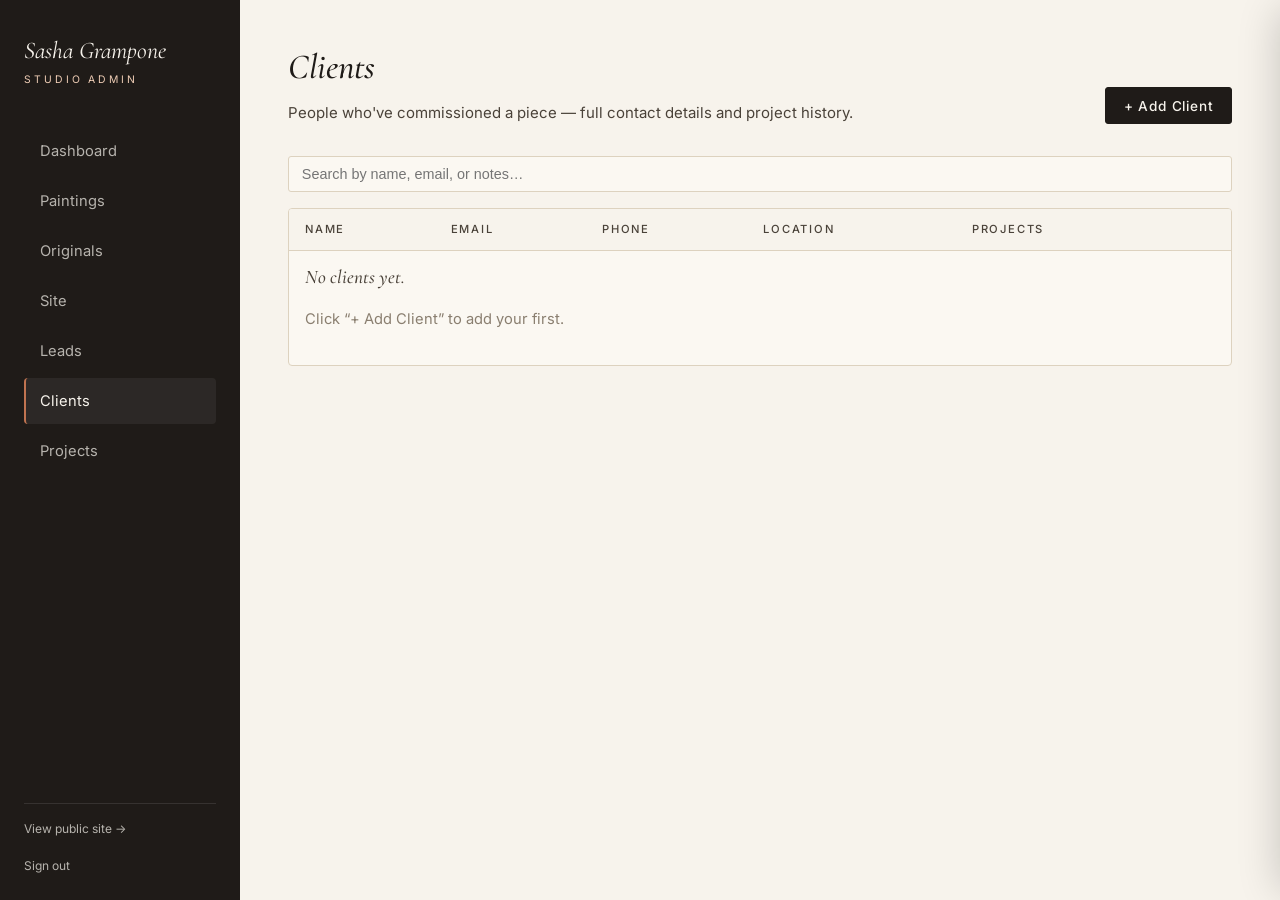
<file: admin/clients.html>
<!doctype html>
<html lang="en">
<head>
  <meta charset="utf-8" />
  <meta name="viewport" content="width=device-width, initial-scale=1" />
  <title>Clients — Sasha Grampone Admin</title>
  <meta name="robots" content="noindex, nofollow" />
  <link rel="icon" type="image/svg+xml" href="/images/favicon.svg" />
  <link href="https://fonts.googleapis.com/css2?family=Cormorant+Garamond:ital,wght@0,400;0,500;1,400;1,500&family=Inter:wght@400;500;600&display=swap" rel="stylesheet">
  <link rel="stylesheet" href="/admin/admin.css" />
</head>
<body>
  <div class="admin-shell">
    <aside class="admin-sidebar">
      <span class="admin-brand">Sasha Grampone</span>
      <span class="admin-brand-sub">Studio Admin</span>
      <ul class="admin-nav">
        <li><a href="/admin/">Dashboard</a></li>
        <li><a href="/admin/paintings.html">Paintings</a></li>
        <li><a href="/admin/originals.html">Originals</a></li>
        <li><a href="/admin/site.html">Site</a></li>
        <li><a href="/admin/leads.html">Leads</a></li>
        <li><a href="/admin/clients.html" class="active">Clients</a></li>
        <li><a href="/admin/projects.html">Projects</a></li>
      </ul>
      <div class="admin-back">
        <a href="/" target="_blank">View public site →</a>
        <br><br>
        <a href="#" id="logout-link">Sign out</a>
      </div>
    </aside>

    <main class="admin-main">
      <div class="admin-header">
        <div>
          <h1>Clients</h1>
          <p>People who've commissioned a piece — full contact details and project history.</p>
        </div>
        <button class="btn btn-primary" id="new-btn">+ Add Client</button>
      </div>

      <div class="toolbar">
        <input type="text" class="search" id="search" placeholder="Search by name, email, or notes…" />
      </div>

      <div class="table-wrap">
        <table class="tbl" id="tbl">
          <thead>
            <tr>
              <th>Name</th>
              <th>Email</th>
              <th>Phone</th>
              <th>Location</th>
              <th>Projects</th>
              <th></th>
            </tr>
          </thead>
          <tbody><tr><td colspan="6" class="empty-state"><p>Loading…</p></td></tr></tbody>
        </table>
      </div>
    </main>
  </div>

  <!-- Drawer -->
  <div class="drawer-overlay"></div>
  <aside class="drawer" id="drawer">
    <div class="drawer-head">
      <h2 id="drawer-title">New Client</h2>
      <button class="drawer-close" aria-label="Close">×</button>
    </div>
    <div class="drawer-body">
      <form id="client-form">
        <input type="hidden" id="f-id" />
        <div class="field"><label>Name</label><input type="text" id="f-name" required /></div>
        <div class="field-row">
          <div class="field"><label>Email</label><input type="email" id="f-email" /></div>
          <div class="field"><label>Phone</label><input type="tel" id="f-phone" /></div>
        </div>
        <div class="field"><label>Address</label><textarea id="f-address" placeholder="Street, City, Country — used for shipping" style="min-height: 70px;"></textarea></div>
        <div class="field-row">
          <div class="field"><label>Instagram</label><input type="text" id="f-instagram" placeholder="@handle" /></div>
          <div class="field"><label>Referred by</label><input type="text" id="f-referrer" /></div>
        </div>
        <div class="field"><label>Notes</label><textarea id="f-notes" placeholder="Anything about this client — preferences, family pets, prior conversations…"></textarea></div>
        <div id="project-list" style="margin-top: 1.5rem;">
          <label style="font-size: 0.7rem; letter-spacing: 0.18em; text-transform: uppercase; color: var(--ink-soft); font-weight: 500; display: block; margin-bottom: 0.4rem;">Projects</label>
          <div id="project-list-content" style="font-size: 0.92rem; color: var(--ink-soft);">—</div>
        </div>
      </form>
    </div>
    <div class="drawer-foot">
      <button class="btn btn-danger" id="del-btn" style="display:none;">Delete</button>
      <div style="display:flex; gap:0.6rem; margin-left:auto;">
        <button class="btn btn-secondary drawer-close">Cancel</button>
        <button class="btn btn-primary" id="save-btn">Save</button>
      </div>
    </div>
  </aside>

  <script src="/admin/admin.js"></script>
  <script>
    document.getElementById("logout-link").addEventListener("click", (e) => { e.preventDefault(); ADMIN.logout(); });

    let data = { items: [] };
    let projects = { items: [] };

    function projectsFor(clientId) {
      return projects.items.filter((p) => p.clientId === clientId);
    }

    function render() {
      const q = document.getElementById("search").value.trim().toLowerCase();
      const items = data.items
        .filter((c) => {
          if (!q) return true;
          return [c.name, c.email, c.phone, c.notes, c.address]
            .filter(Boolean).join(" ").toLowerCase().includes(q);
        })
        .sort((a, b) => (a.name || "").localeCompare(b.name || ""));

      const tbody = document.querySelector("#tbl tbody");
      if (!items.length) {
        tbody.innerHTML = `<tr><td colspan="6" class="empty-state">
          <h3>No clients ${q ? "matching" : "yet"}.</h3>
          <p>${q ? "Try a different search." : "Click &ldquo;+ Add Client&rdquo; to add your first."}</p>
        </td></tr>`;
        return;
      }
      tbody.innerHTML = items.map((c) => {
        const projCount = projectsFor(c.id).length;
        const loc = (c.address || "").split(",").slice(-2).join(", ").trim();
        return `
        <tr data-id="${c.id}">
          <td><strong>${ADMIN.esc(c.name)}</strong></td>
          <td>${c.email ? `<a href="mailto:${ADMIN.esc(c.email)}">${ADMIN.esc(c.email)}</a>` : "—"}</td>
          <td>${c.phone ? `<a href="tel:${ADMIN.esc(c.phone)}">${ADMIN.esc(c.phone)}</a>` : "—"}</td>
          <td>${ADMIN.esc(loc) || "—"}</td>
          <td>${projCount > 0 ? `<a href="/admin/projects.html?client=${c.id}">${projCount}</a>` : "—"}</td>
          <td class="actions"><button class="btn btn-secondary btn-sm edit">Open</button></td>
        </tr>`;
      }).join("");
      tbody.querySelectorAll("tr").forEach((row) => {
        row.querySelector(".edit").addEventListener("click", () => {
          const id = row.dataset.id;
          openDrawer(data.items.find((x) => x.id === id));
        });
      });
    }

    function openDrawer(client) {
      const f = (id) => document.getElementById(id);
      const isNew = !client;
      f("drawer-title").textContent = isNew ? "New Client" : "Edit Client";
      f("f-id").value = client?.id || "";
      f("f-name").value = client?.name || "";
      f("f-email").value = client?.email || "";
      f("f-phone").value = client?.phone || "";
      f("f-address").value = client?.address || "";
      f("f-instagram").value = client?.instagram || "";
      f("f-referrer").value = client?.referrer || "";
      f("f-notes").value = client?.notes || "";
      f("del-btn").style.display = isNew ? "none" : "inline-flex";

      // Show linked projects
      const list = document.getElementById("project-list-content");
      if (isNew) {
        list.innerHTML = "<em style='color:var(--muted);'>(Save the client first, then link projects from the Projects page.)</em>";
      } else {
        const linked = projectsFor(client.id);
        if (!linked.length) {
          list.innerHTML = "<em style='color:var(--muted);'>No projects yet. Add one from the Projects page.</em>";
        } else {
          list.innerHTML = linked.map((p) => `
            <div style="padding: 0.5rem 0; border-bottom: 1px solid var(--line);">
              <a href="/admin/projects.html?id=${p.id}"><strong>${ADMIN.esc(p.title || "Untitled")}</strong></a>
              · <span class="pill ${p.status || ''}">${p.status || "—"}</span>
              <div style="font-size: 0.85rem; color: var(--muted); margin-top: 2px;">${ADMIN.esc(p.size || "")}${p.medium ? " · " + ADMIN.esc(p.medium) : ""}</div>
            </div>
          `).join("");
        }
      }
      ADMIN.openDrawer();
    }

    async function persist() {
      try {
        await ADMIN.save("clients.json", data);
        ADMIN.toast("Saved. Live in ~30 seconds.", "success");
      } catch (err) {
        ADMIN.toast(err.message, "error");
      }
    }

    document.getElementById("new-btn").addEventListener("click", () => openDrawer());
    document.getElementById("search").addEventListener("input", render);

    document.getElementById("save-btn").addEventListener("click", async () => {
      const f = (id) => document.getElementById(id).value.trim();
      const name = f("f-name");
      if (!name) { ADMIN.toast("Name is required.", "error"); return; }
      const id = f("f-id") || ADMIN.id();
      const existing = data.items.find((x) => x.id === id);
      const now = new Date().toISOString();
      const client = {
        id,
        name,
        email: f("f-email"),
        phone: f("f-phone"),
        address: f("f-address"),
        instagram: f("f-instagram"),
        referrer: f("f-referrer"),
        notes: f("f-notes"),
        createdAt: existing?.createdAt || now,
        updatedAt: now,
      };
      if (existing) Object.assign(existing, client); else data.items.unshift(client);
      ADMIN.closeDrawer();
      render();
      persist();
    });

    document.getElementById("del-btn").addEventListener("click", async () => {
      const id = document.getElementById("f-id").value;
      const c = data.items.find((x) => x.id === id);
      if (!c) return;
      const projCount = projectsFor(id).length;
      if (projCount > 0) {
        if (!confirm(`This client has ${projCount} project(s). Delete anyway? Projects will be unlinked but kept.`)) return;
      } else if (!ADMIN.confirmDelete(`client "${c.name}"`)) return;
      data.items = data.items.filter((x) => x.id !== id);
      ADMIN.closeDrawer();
      render();
      persist();
    });

    (async function () {
      [data, projects] = await Promise.all([
        ADMIN.load("clients.json"),
        ADMIN.load("projects.json"),
      ]);
      render();
    })();
  </script>
</body>
</html>
</file>
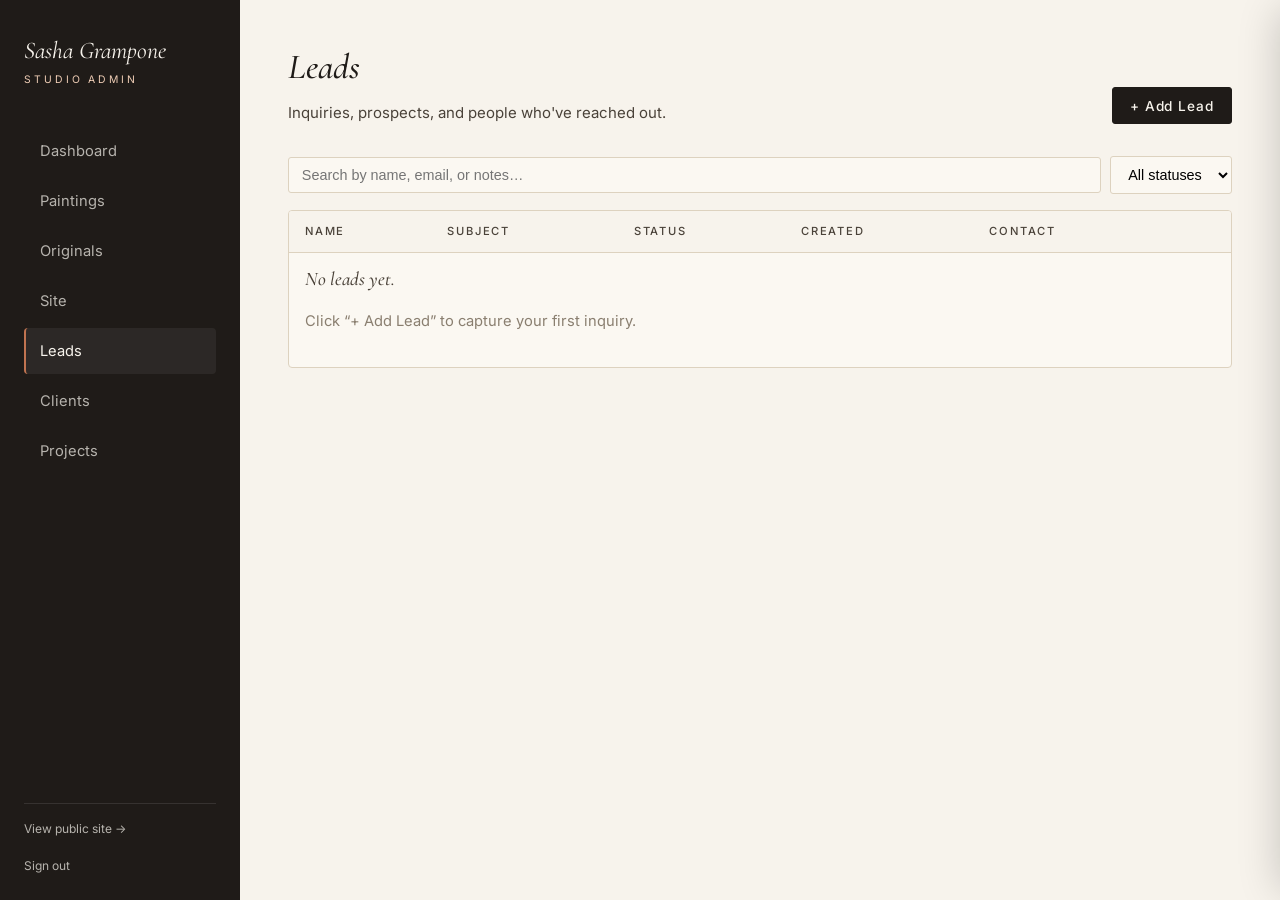
<file: admin/leads.html>
<!doctype html>
<html lang="en">
<head>
  <meta charset="utf-8" />
  <meta name="viewport" content="width=device-width, initial-scale=1" />
  <title>Leads — Sasha Grampone Admin</title>
  <meta name="robots" content="noindex, nofollow" />
  <link rel="icon" type="image/svg+xml" href="/images/favicon.svg" />
  <link href="https://fonts.googleapis.com/css2?family=Cormorant+Garamond:ital,wght@0,400;0,500;1,400;1,500&family=Inter:wght@400;500;600&display=swap" rel="stylesheet">
  <link rel="stylesheet" href="/admin/admin.css" />
</head>
<body>
  <div class="admin-shell">
    <aside class="admin-sidebar">
      <span class="admin-brand">Sasha Grampone</span>
      <span class="admin-brand-sub">Studio Admin</span>
      <ul class="admin-nav">
        <li><a href="/admin/">Dashboard</a></li>
        <li><a href="/admin/paintings.html">Paintings</a></li>
        <li><a href="/admin/originals.html">Originals</a></li>
        <li><a href="/admin/site.html">Site</a></li>
        <li><a href="/admin/leads.html" class="active">Leads</a></li>
        <li><a href="/admin/clients.html">Clients</a></li>
        <li><a href="/admin/projects.html">Projects</a></li>
      </ul>
      <div class="admin-back">
        <a href="/" target="_blank">View public site →</a>
        <br><br>
        <a href="#" id="logout-link">Sign out</a>
      </div>
    </aside>

    <main class="admin-main">
      <div class="admin-header">
        <div>
          <h1>Leads</h1>
          <p>Inquiries, prospects, and people who've reached out.</p>
        </div>
        <button class="btn btn-primary" id="new-btn">+ Add Lead</button>
      </div>

      <div class="toolbar">
        <input type="text" class="search" id="search" placeholder="Search by name, email, or notes…" />
        <select id="filter-status">
          <option value="">All statuses</option>
          <option value="new">New</option>
          <option value="contacted">Contacted</option>
          <option value="quoted">Quoted</option>
          <option value="won">Won</option>
          <option value="lost">Lost</option>
        </select>
      </div>

      <div class="table-wrap">
        <table class="tbl" id="tbl">
          <thead>
            <tr>
              <th>Name</th>
              <th>Subject</th>
              <th>Status</th>
              <th>Created</th>
              <th>Contact</th>
              <th></th>
            </tr>
          </thead>
          <tbody><tr><td colspan="6" class="empty-state"><p>Loading…</p></td></tr></tbody>
        </table>
      </div>
    </main>
  </div>

  <!-- Drawer -->
  <div class="drawer-overlay"></div>
  <aside class="drawer" id="drawer">
    <div class="drawer-head">
      <h2 id="drawer-title">New Lead</h2>
      <button class="drawer-close" aria-label="Close">×</button>
    </div>
    <div class="drawer-body">
      <form id="lead-form">
        <input type="hidden" id="f-id" />
        <div class="field-row">
          <div class="field"><label>Name</label><input type="text" id="f-name" required /></div>
          <div class="field"><label>Status</label>
            <select id="f-status">
              <option value="new">New</option>
              <option value="contacted">Contacted</option>
              <option value="quoted">Quoted</option>
              <option value="won">Won</option>
              <option value="lost">Lost</option>
            </select>
          </div>
        </div>
        <div class="field-row">
          <div class="field"><label>Email</label><input type="email" id="f-email" /></div>
          <div class="field"><label>Phone</label><input type="tel" id="f-phone" /></div>
        </div>
        <div class="field-row">
          <div class="field"><label>Subject Type</label>
            <select id="f-subject">
              <option value="">—</option>
              <option>Pet portrait</option>
              <option>Person — single</option>
              <option>Couple or family</option>
              <option>Memorial portrait</option>
              <option>Other</option>
            </select>
          </div>
          <div class="field"><label>Source</label>
            <select id="f-source">
              <option value="">—</option>
              <option>Website form</option>
              <option>Instagram</option>
              <option>Referral</option>
              <option>Email</option>
              <option>Other</option>
            </select>
          </div>
        </div>
        <div class="field-row">
          <div class="field"><label>Desired Size</label><input type="text" id="f-size" placeholder="e.g. 16 × 20 in" /></div>
          <div class="field"><label>Deadline</label><input type="text" id="f-deadline" placeholder="e.g. Anniversary, Dec 2026" /></div>
        </div>
        <div class="field"><label>Notes</label><textarea id="f-notes" placeholder="What did they say? Anything to remember?"></textarea></div>
      </form>
    </div>
    <div class="drawer-foot">
      <button class="btn btn-danger" id="del-btn" style="display:none;">Delete</button>
      <div style="display:flex; gap:0.6rem; margin-left:auto;">
        <button class="btn btn-secondary drawer-close">Cancel</button>
        <button class="btn btn-primary" id="save-btn">Save</button>
      </div>
    </div>
  </aside>

  <script src="/admin/admin.js"></script>
  <script>
    document.getElementById("logout-link").addEventListener("click", (e) => { e.preventDefault(); ADMIN.logout(); });

    let data = { items: [] };

    function render() {
      const q = document.getElementById("search").value.trim().toLowerCase();
      const filt = document.getElementById("filter-status").value;
      const items = data.items
        .filter((l) => !filt || l.status === filt)
        .filter((l) => {
          if (!q) return true;
          return [l.name, l.email, l.phone, l.notes, l.subject]
            .filter(Boolean).join(" ").toLowerCase().includes(q);
        })
        .sort((a, b) => new Date(b.createdAt || 0) - new Date(a.createdAt || 0));

      const tbody = document.querySelector("#tbl tbody");
      if (!items.length) {
        tbody.innerHTML = `<tr><td colspan="6" class="empty-state">
          <h3>No leads ${q || filt ? "matching" : "yet"}.</h3>
          <p>${q || filt ? "Try clearing the filters." : "Click &ldquo;+ Add Lead&rdquo; to capture your first inquiry."}</p>
        </td></tr>`;
        return;
      }
      tbody.innerHTML = items.map((l) => `
        <tr data-id="${l.id}">
          <td><strong>${ADMIN.esc(l.name)}</strong></td>
          <td>${ADMIN.esc(l.subject || "—")}</td>
          <td><span class="pill ${l.status || ""}">${l.status || "new"}</span></td>
          <td title="${ADMIN.fmtDate(l.createdAt)}">${ADMIN.fmtRelative(l.createdAt)}</td>
          <td>${l.email ? `<a href="mailto:${ADMIN.esc(l.email)}">${ADMIN.esc(l.email)}</a>` : ""}</td>
          <td class="actions"><button class="btn btn-secondary btn-sm edit">Open</button></td>
        </tr>
      `).join("");
      tbody.querySelectorAll("tr").forEach((row) => {
        row.querySelector(".edit").addEventListener("click", () => {
          const id = row.dataset.id;
          openDrawer(data.items.find((x) => x.id === id));
        });
      });
    }

    function openDrawer(lead) {
      const f = (id) => document.getElementById(id);
      const isNew = !lead;
      f("drawer-title").textContent = isNew ? "New Lead" : "Edit Lead";
      f("f-id").value = lead?.id || "";
      f("f-name").value = lead?.name || "";
      f("f-email").value = lead?.email || "";
      f("f-phone").value = lead?.phone || "";
      f("f-status").value = lead?.status || "new";
      f("f-subject").value = lead?.subject || "";
      f("f-source").value = lead?.source || "";
      f("f-size").value = lead?.size || "";
      f("f-deadline").value = lead?.deadline || "";
      f("f-notes").value = lead?.notes || "";
      f("del-btn").style.display = isNew ? "none" : "inline-flex";
      ADMIN.openDrawer();
    }

    async function persist() {
      try {
        await ADMIN.save("leads.json", data);
        ADMIN.toast("Saved. Live in ~30 seconds (Vercel rebuild).", "success");
      } catch (err) {
        ADMIN.toast(err.message, "error");
      }
    }

    document.getElementById("new-btn").addEventListener("click", () => openDrawer());
    document.getElementById("search").addEventListener("input", render);
    document.getElementById("filter-status").addEventListener("change", render);

    document.getElementById("save-btn").addEventListener("click", async () => {
      const f = (id) => document.getElementById(id).value.trim();
      const name = f("f-name");
      if (!name) { ADMIN.toast("Name is required.", "error"); return; }
      const id = f("f-id") || ADMIN.id();
      const existing = data.items.find((x) => x.id === id);
      const now = new Date().toISOString();
      const lead = {
        id,
        name,
        email: f("f-email"),
        phone: f("f-phone"),
        status: f("f-status") || "new",
        subject: f("f-subject"),
        source: f("f-source"),
        size: f("f-size"),
        deadline: f("f-deadline"),
        notes: f("f-notes"),
        createdAt: existing?.createdAt || now,
        updatedAt: now,
      };
      if (existing) Object.assign(existing, lead); else data.items.unshift(lead);
      ADMIN.closeDrawer();
      render();
      persist();
    });

    document.getElementById("del-btn").addEventListener("click", async () => {
      const id = document.getElementById("f-id").value;
      const lead = data.items.find((x) => x.id === id);
      if (!lead) return;
      if (!ADMIN.confirmDelete(`lead "${lead.name}"`)) return;
      data.items = data.items.filter((x) => x.id !== id);
      ADMIN.closeDrawer();
      render();
      persist();
    });

    (async function () {
      data = await ADMIN.load("leads.json");
      render();
    })();
  </script>
</body>
</html>
</file>
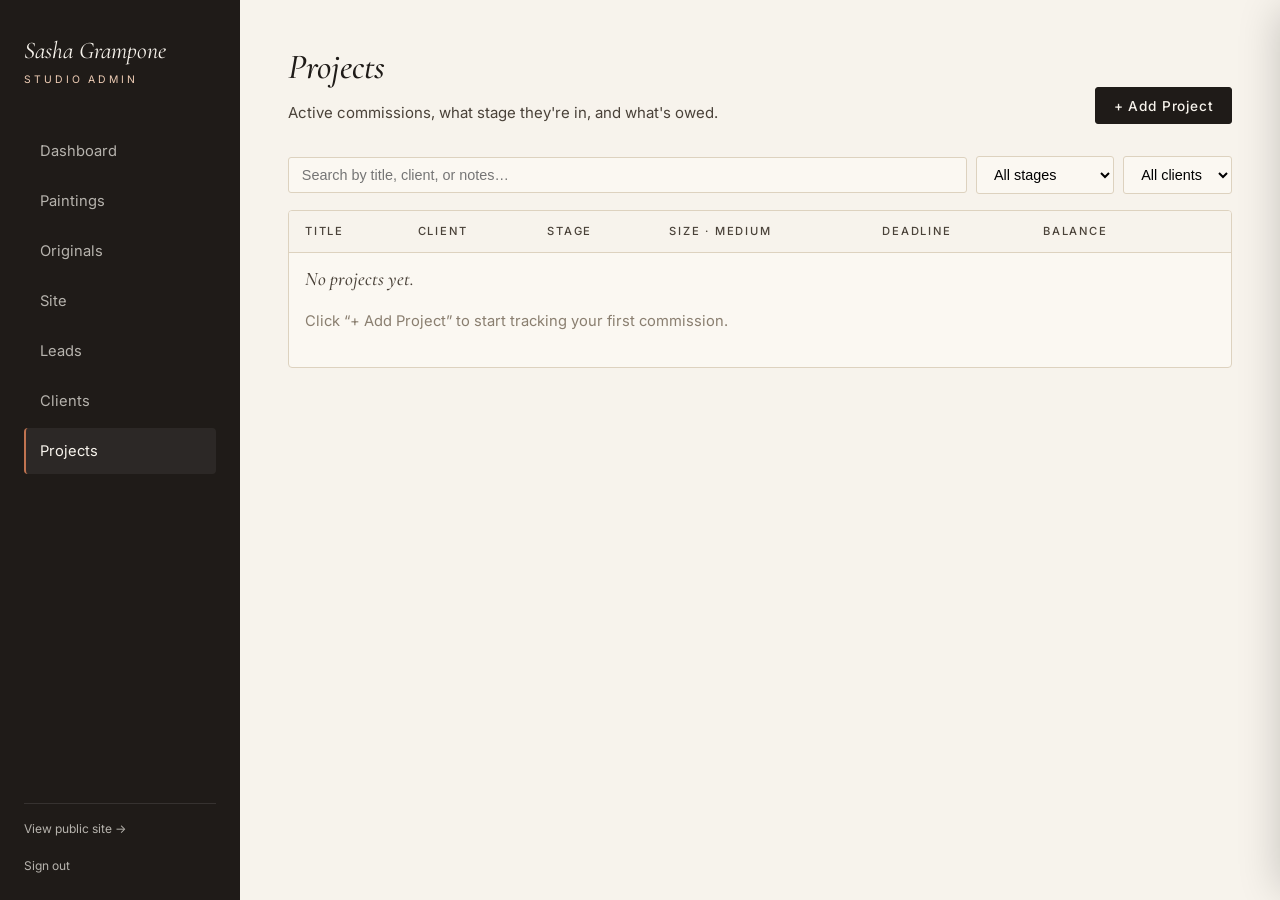
<file: admin/projects.html>
<!doctype html>
<html lang="en">
<head>
  <meta charset="utf-8" />
  <meta name="viewport" content="width=device-width, initial-scale=1" />
  <title>Projects — Sasha Grampone Admin</title>
  <meta name="robots" content="noindex, nofollow" />
  <link rel="icon" type="image/svg+xml" href="/images/favicon.svg" />
  <link href="https://fonts.googleapis.com/css2?family=Cormorant+Garamond:ital,wght@0,400;0,500;1,400;1,500&family=Inter:wght@400;500;600&display=swap" rel="stylesheet">
  <link rel="stylesheet" href="/admin/admin.css" />
</head>
<body>
  <div class="admin-shell">
    <aside class="admin-sidebar">
      <span class="admin-brand">Sasha Grampone</span>
      <span class="admin-brand-sub">Studio Admin</span>
      <ul class="admin-nav">
        <li><a href="/admin/">Dashboard</a></li>
        <li><a href="/admin/paintings.html">Paintings</a></li>
        <li><a href="/admin/originals.html">Originals</a></li>
        <li><a href="/admin/site.html">Site</a></li>
        <li><a href="/admin/leads.html">Leads</a></li>
        <li><a href="/admin/clients.html">Clients</a></li>
        <li><a href="/admin/projects.html" class="active">Projects</a></li>
      </ul>
      <div class="admin-back">
        <a href="/" target="_blank">View public site →</a>
        <br><br>
        <a href="#" id="logout-link">Sign out</a>
      </div>
    </aside>

    <main class="admin-main">
      <div class="admin-header">
        <div>
          <h1>Projects</h1>
          <p>Active commissions, what stage they're in, and what's owed.</p>
        </div>
        <button class="btn btn-primary" id="new-btn">+ Add Project</button>
      </div>

      <div class="toolbar">
        <input type="text" class="search" id="search" placeholder="Search by title, client, or notes…" />
        <select id="filter-status">
          <option value="">All stages</option>
          <option value="sketch">Sketch</option>
          <option value="underpainting">Underpainting</option>
          <option value="detail">Detail</option>
          <option value="shipped">Shipped</option>
          <option value="done">Done</option>
        </select>
        <select id="filter-client"><option value="">All clients</option></select>
      </div>

      <div class="table-wrap">
        <table class="tbl" id="tbl">
          <thead>
            <tr>
              <th>Title</th>
              <th>Client</th>
              <th>Stage</th>
              <th>Size · Medium</th>
              <th>Deadline</th>
              <th>Balance</th>
              <th></th>
            </tr>
          </thead>
          <tbody><tr><td colspan="7" class="empty-state"><p>Loading…</p></td></tr></tbody>
        </table>
      </div>
    </main>
  </div>

  <!-- Drawer -->
  <div class="drawer-overlay"></div>
  <aside class="drawer" id="drawer">
    <div class="drawer-head">
      <h2 id="drawer-title">New Project</h2>
      <button class="drawer-close" aria-label="Close">×</button>
    </div>
    <div class="drawer-body">
      <form id="proj-form">
        <input type="hidden" id="f-id" />
        <div class="field"><label>Title</label><input type="text" id="f-title" required placeholder="e.g. Marlowe — Golden Retriever" /></div>
        <div class="field-row">
          <div class="field"><label>Client</label>
            <select id="f-clientId"><option value="">— Unassigned —</option></select>
          </div>
          <div class="field"><label>Stage</label>
            <select id="f-status">
              <option value="sketch">Sketch</option>
              <option value="underpainting">Underpainting</option>
              <option value="detail">Detail</option>
              <option value="shipped">Shipped</option>
              <option value="done">Done</option>
            </select>
          </div>
        </div>
        <div class="field-row">
          <div class="field"><label>Size</label><input type="text" id="f-size" placeholder="e.g. 16 × 20 in" /></div>
          <div class="field"><label>Medium</label>
            <select id="f-medium">
              <option value="">—</option>
              <option>Oil on linen</option>
              <option>Oil on panel</option>
              <option>Graphite on cotton paper</option>
              <option>Mixed media</option>
            </select>
          </div>
        </div>
        <div class="field-row">
          <div class="field"><label>Started</label><input type="date" id="f-startDate" /></div>
          <div class="field"><label>Deadline</label><input type="date" id="f-deadline" /></div>
        </div>
        <div class="field-row">
          <div class="field"><label>Total price (USD)</label><input type="number" id="f-price" step="0.01" min="0" placeholder="0.00" /></div>
          <div class="field"><label>Deposit paid (USD)</label><input type="number" id="f-deposit" step="0.01" min="0" placeholder="0.00" /></div>
        </div>
        <div class="field"><label>Notes</label><textarea id="f-notes" placeholder="Reference photos chosen, palette decisions, things to remember…"></textarea></div>
      </form>
    </div>
    <div class="drawer-foot">
      <button class="btn btn-danger" id="del-btn" style="display:none;">Delete</button>
      <div style="display:flex; gap:0.6rem; margin-left:auto;">
        <button class="btn btn-secondary drawer-close">Cancel</button>
        <button class="btn btn-primary" id="save-btn">Save</button>
      </div>
    </div>
  </aside>

  <script src="/admin/admin.js"></script>
  <script>
    document.getElementById("logout-link").addEventListener("click", (e) => { e.preventDefault(); ADMIN.logout(); });

    let data = { items: [] };
    let clients = { items: [] };

    function clientName(id) {
      return clients.items.find((c) => c.id === id)?.name || "—";
    }

    function balance(p) {
      const total = parseFloat(p.price) || 0;
      const dep = parseFloat(p.deposit) || 0;
      return total - dep;
    }

    function fmtUSD(n) {
      if (!isFinite(n) || n === 0) return "—";
      return new Intl.NumberFormat("en-US", { style: "currency", currency: "USD" }).format(n);
    }

    function populateClientFilters() {
      const opts = clients.items
        .slice()
        .sort((a, b) => (a.name || "").localeCompare(b.name || ""))
        .map((c) => `<option value="${c.id}">${ADMIN.esc(c.name)}</option>`)
        .join("");
      document.getElementById("filter-client").innerHTML = `<option value="">All clients</option>` + opts;
      document.getElementById("f-clientId").innerHTML = `<option value="">— Unassigned —</option>` + opts;
    }

    function render() {
      const q = document.getElementById("search").value.trim().toLowerCase();
      const filtStatus = document.getElementById("filter-status").value;
      const filtClient = document.getElementById("filter-client").value;
      const items = data.items
        .filter((p) => !filtStatus || p.status === filtStatus)
        .filter((p) => !filtClient || p.clientId === filtClient)
        .filter((p) => {
          if (!q) return true;
          return [p.title, clientName(p.clientId), p.notes, p.size, p.medium]
            .filter(Boolean).join(" ").toLowerCase().includes(q);
        })
        .sort((a, b) => {
          // Active projects first (not done/shipped), by deadline asc
          const aDone = a.status === "done" || a.status === "shipped";
          const bDone = b.status === "done" || b.status === "shipped";
          if (aDone !== bDone) return aDone ? 1 : -1;
          return new Date(a.deadline || "9999-12-31") - new Date(b.deadline || "9999-12-31");
        });

      const tbody = document.querySelector("#tbl tbody");
      if (!items.length) {
        tbody.innerHTML = `<tr><td colspan="7" class="empty-state">
          <h3>No projects ${q || filtStatus || filtClient ? "matching" : "yet"}.</h3>
          <p>${q || filtStatus || filtClient ? "Try clearing the filters." : "Click &ldquo;+ Add Project&rdquo; to start tracking your first commission."}</p>
        </td></tr>`;
        return;
      }
      tbody.innerHTML = items.map((p) => {
        const bal = balance(p);
        const balDisplay = bal > 0 ? `<strong>${fmtUSD(bal)}</strong> due` : `<span style="color:var(--sage-deep);">paid</span>`;
        const meta = [p.size, p.medium].filter(Boolean).join(" · ");
        return `
        <tr data-id="${p.id}">
          <td><strong>${ADMIN.esc(p.title || "Untitled")}</strong></td>
          <td>${p.clientId ? `<a href="/admin/clients.html">${ADMIN.esc(clientName(p.clientId))}</a>` : "—"}</td>
          <td><span class="pill ${p.status || ''}">${p.status || "—"}</span></td>
          <td>${ADMIN.esc(meta) || "—"}</td>
          <td>${p.deadline ? ADMIN.fmtDate(p.deadline) : "—"}</td>
          <td>${(parseFloat(p.price) || 0) === 0 ? "—" : balDisplay}</td>
          <td class="actions"><button class="btn btn-secondary btn-sm edit">Open</button></td>
        </tr>`;
      }).join("");
      tbody.querySelectorAll("tr").forEach((row) => {
        row.querySelector(".edit").addEventListener("click", () => {
          const id = row.dataset.id;
          openDrawer(data.items.find((x) => x.id === id));
        });
      });
    }

    function openDrawer(proj) {
      const f = (id) => document.getElementById(id);
      const isNew = !proj;
      f("drawer-title").textContent = isNew ? "New Project" : "Edit Project";
      f("f-id").value = proj?.id || "";
      f("f-title").value = proj?.title || "";
      f("f-clientId").value = proj?.clientId || "";
      f("f-status").value = proj?.status || "sketch";
      f("f-size").value = proj?.size || "";
      f("f-medium").value = proj?.medium || "";
      f("f-startDate").value = proj?.startDate || "";
      f("f-deadline").value = proj?.deadline || "";
      f("f-price").value = proj?.price || "";
      f("f-deposit").value = proj?.deposit || "";
      f("f-notes").value = proj?.notes || "";
      f("del-btn").style.display = isNew ? "none" : "inline-flex";
      ADMIN.openDrawer();
    }

    async function persist() {
      try {
        await ADMIN.save("projects.json", data);
        ADMIN.toast("Saved. Live in ~30 seconds.", "success");
      } catch (err) {
        ADMIN.toast(err.message, "error");
      }
    }

    document.getElementById("new-btn").addEventListener("click", () => openDrawer());
    document.getElementById("search").addEventListener("input", render);
    document.getElementById("filter-status").addEventListener("change", render);
    document.getElementById("filter-client").addEventListener("change", render);

    document.getElementById("save-btn").addEventListener("click", async () => {
      const f = (id) => document.getElementById(id).value.trim();
      const title = f("f-title");
      if (!title) { ADMIN.toast("Title is required.", "error"); return; }
      const id = f("f-id") || ADMIN.id();
      const existing = data.items.find((x) => x.id === id);
      const now = new Date().toISOString();
      const proj = {
        id,
        title,
        clientId: f("f-clientId"),
        status: f("f-status") || "sketch",
        size: f("f-size"),
        medium: f("f-medium"),
        startDate: f("f-startDate"),
        deadline: f("f-deadline"),
        price: f("f-price"),
        deposit: f("f-deposit"),
        notes: f("f-notes"),
        createdAt: existing?.createdAt || now,
        updatedAt: now,
      };
      if (existing) Object.assign(existing, proj); else data.items.unshift(proj);
      ADMIN.closeDrawer();
      render();
      persist();
    });

    document.getElementById("del-btn").addEventListener("click", async () => {
      const id = document.getElementById("f-id").value;
      const p = data.items.find((x) => x.id === id);
      if (!p) return;
      if (!ADMIN.confirmDelete(`project "${p.title}"`)) return;
      data.items = data.items.filter((x) => x.id !== id);
      ADMIN.closeDrawer();
      render();
      persist();
    });

    (async function () {
      [data, clients] = await Promise.all([
        ADMIN.load("projects.json"),
        ADMIN.load("clients.json"),
      ]);
      populateClientFilters();
      // If ?client=ID or ?id=ID in the URL, auto-filter or open
      const params = new URLSearchParams(location.search);
      const cId = params.get("client");
      const pId = params.get("id");
      if (cId) document.getElementById("filter-client").value = cId;
      render();
      if (pId) {
        const p = data.items.find((x) => x.id === pId);
        if (p) openDrawer(p);
      }
    })();
  </script>
</body>
</html>
</file>
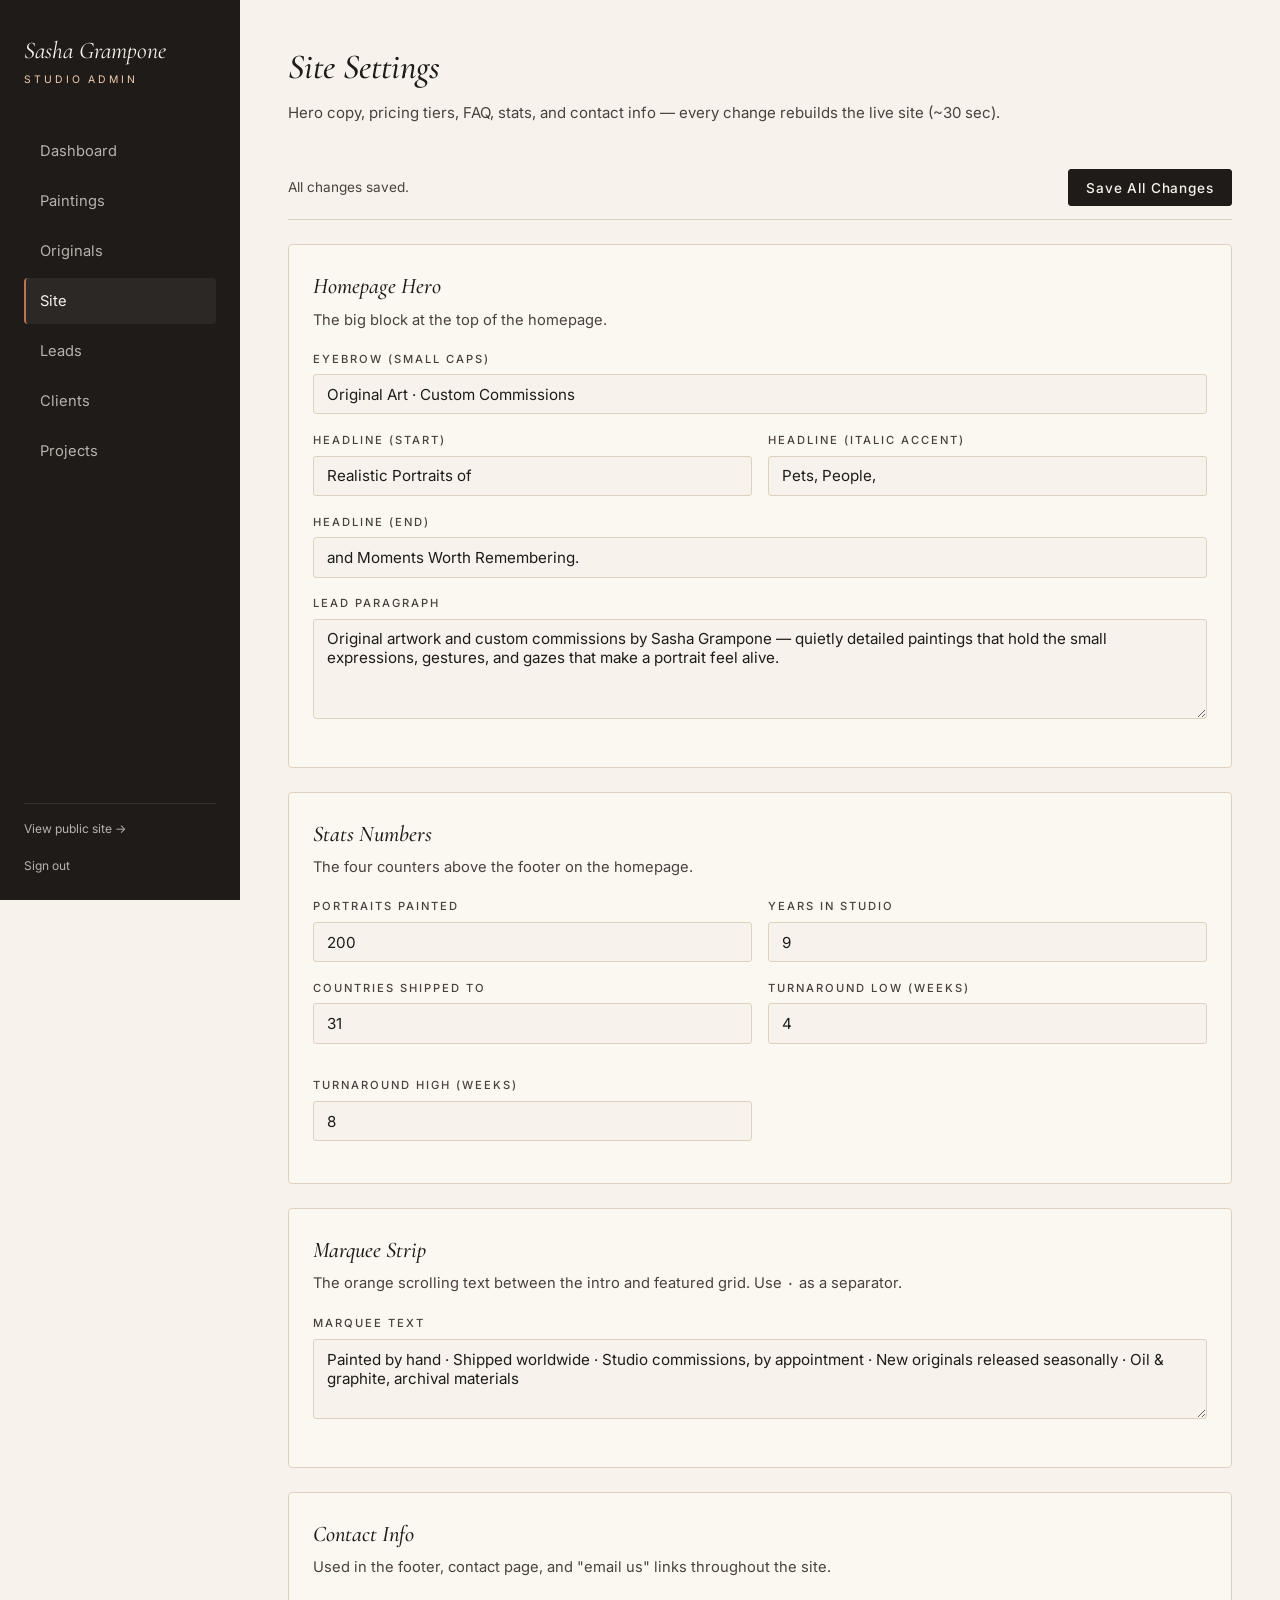
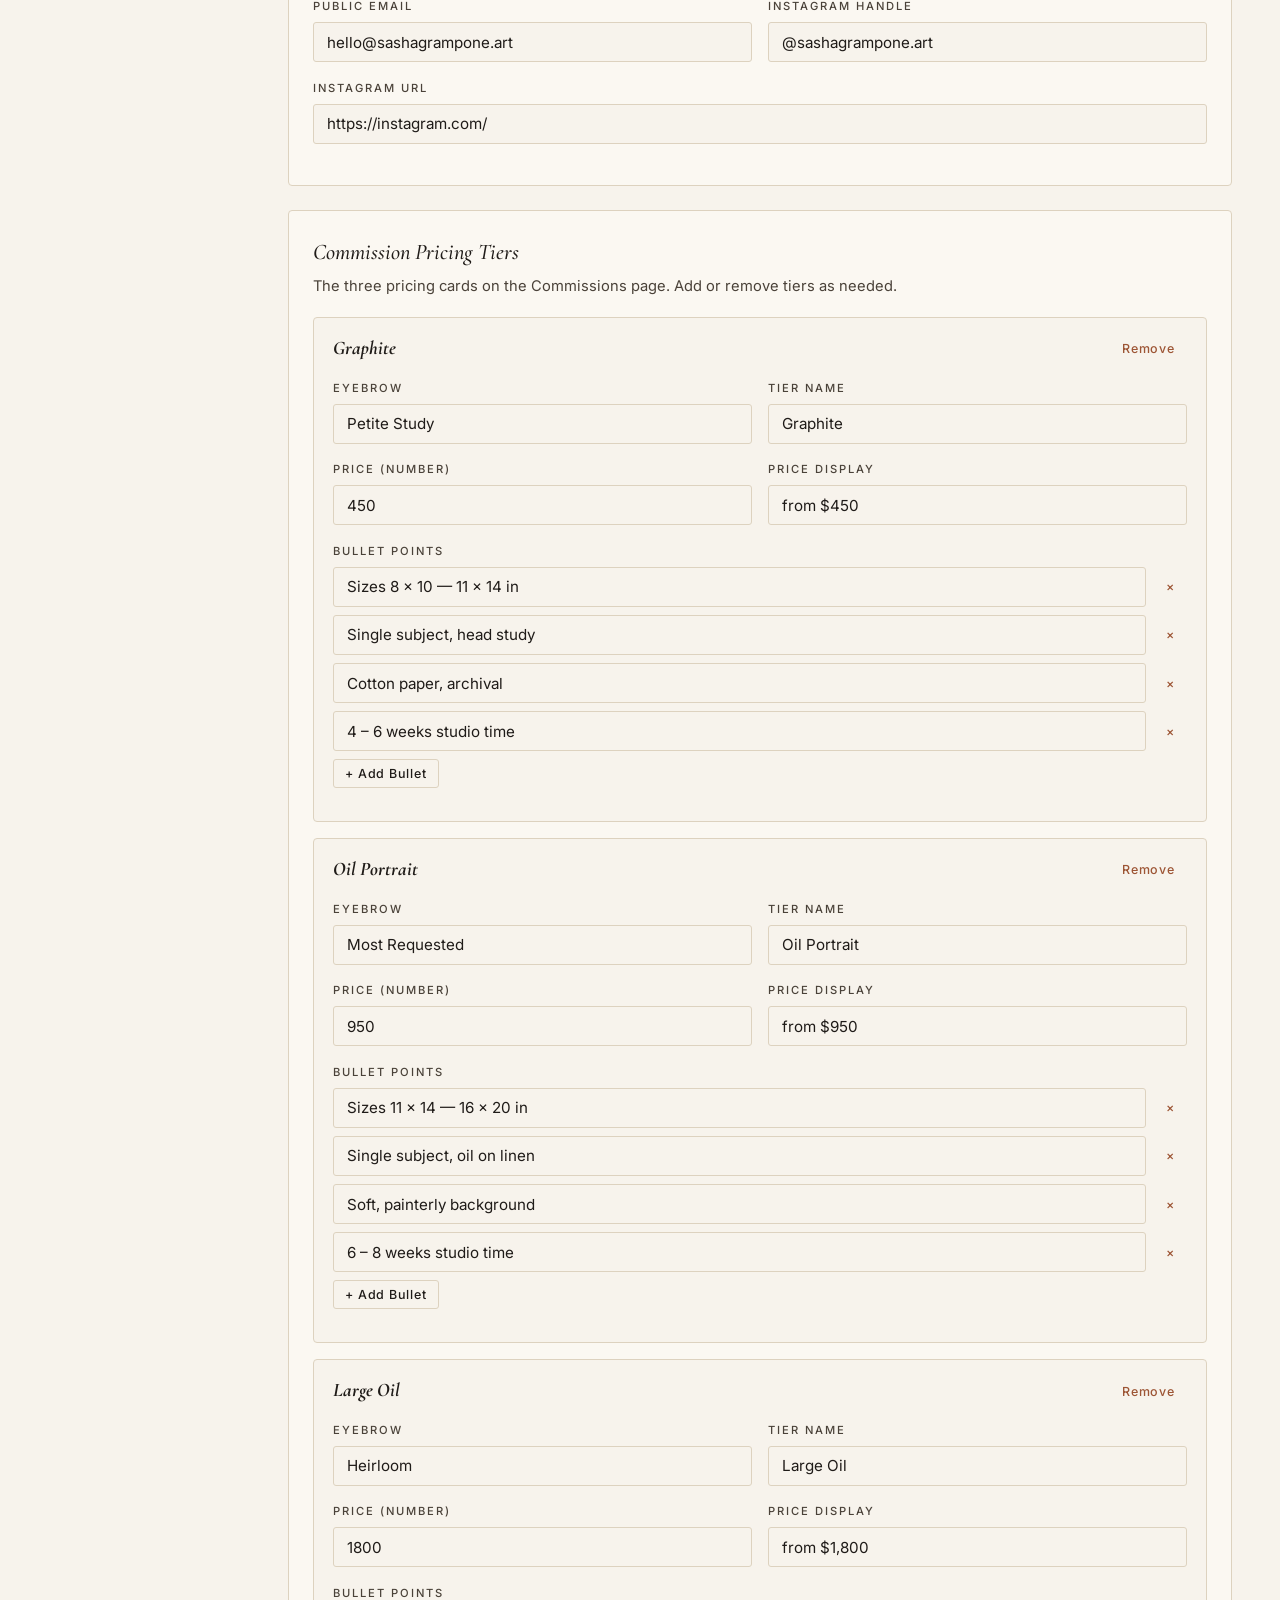
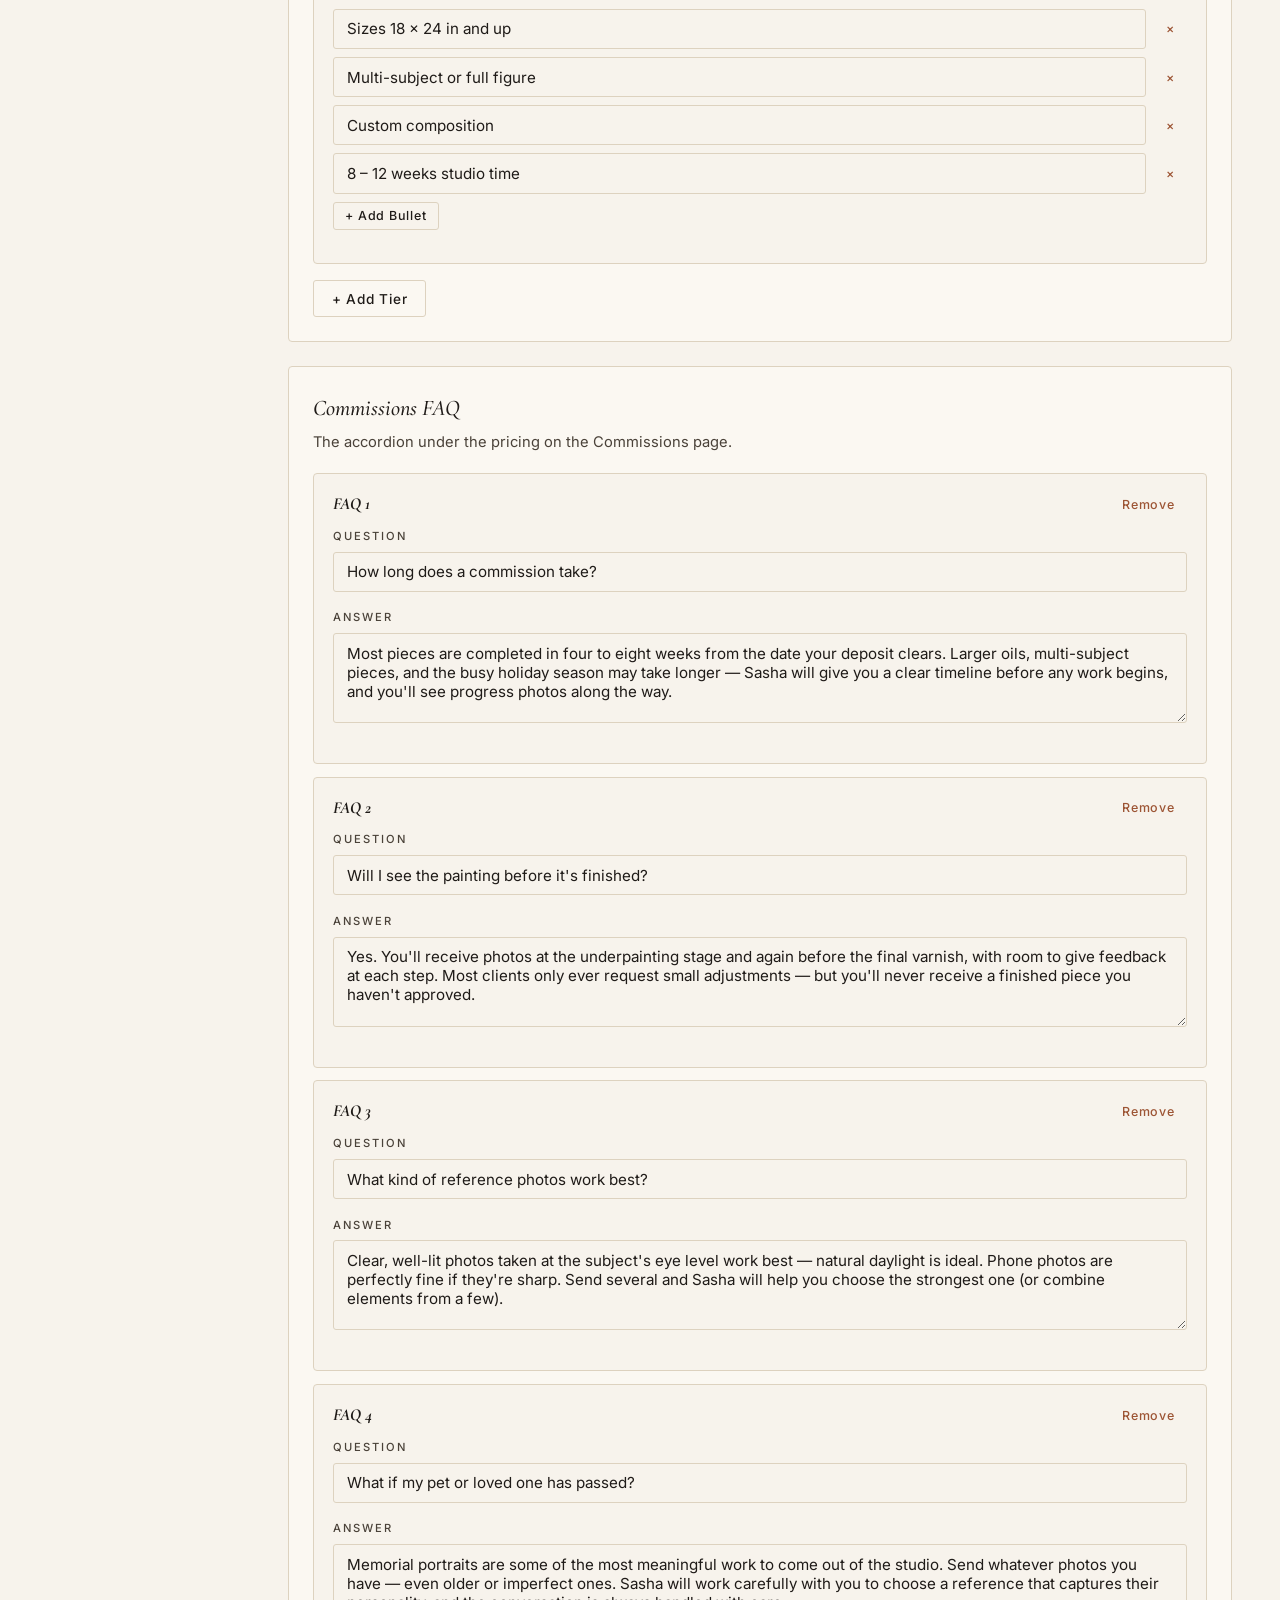
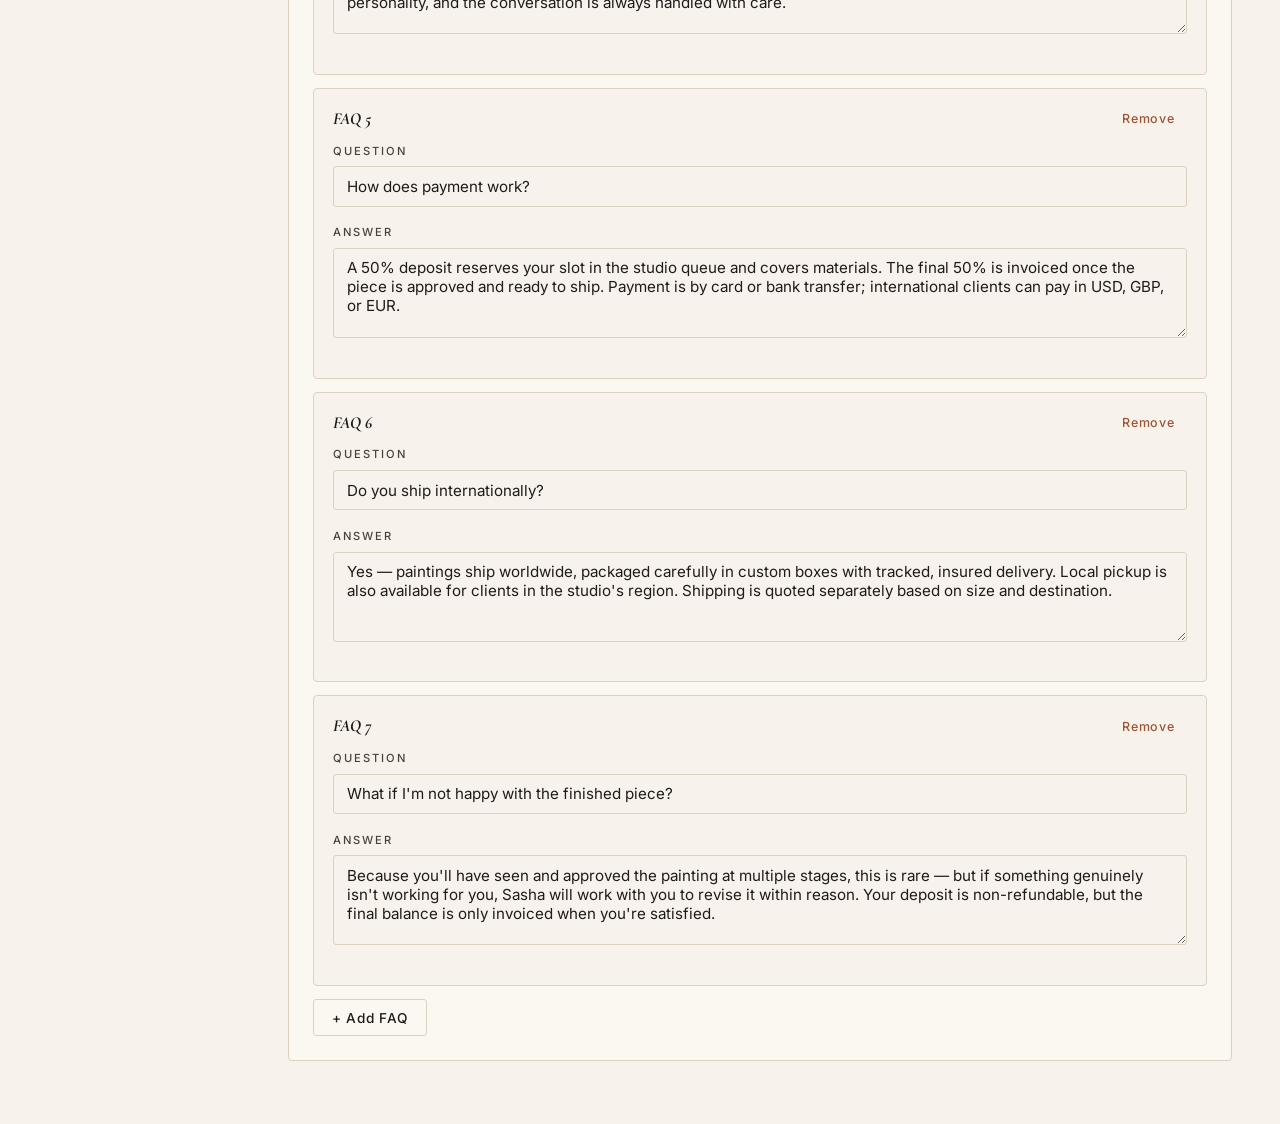
<file: admin/site.html>
<!doctype html>
<html lang="en">
<head>
  <meta charset="utf-8" />
  <meta name="viewport" content="width=device-width, initial-scale=1" />
  <title>Site Settings — Sasha Grampone Admin</title>
  <meta name="robots" content="noindex, nofollow" />
  <link rel="icon" type="image/svg+xml" href="/images/favicon.svg" />
  <link href="https://fonts.googleapis.com/css2?family=Cormorant+Garamond:ital,wght@0,400;0,500;1,400;1,500&family=Inter:wght@400;500;600&display=swap" rel="stylesheet">
  <link rel="stylesheet" href="/admin/admin.css" />
  <style>
    .panel {
      background: var(--paper);
      border: 1px solid var(--line);
      border-radius: 4px;
      padding: 1.5rem;
      margin-bottom: 1.5rem;
    }
    .panel h2 {
      font-style: italic;
      font-size: 1.4rem;
      margin: 0 0 0.3rem;
    }
    .panel-sub {
      color: var(--ink-soft);
      font-size: 0.92rem;
      margin: 0 0 1.2rem;
    }
    .panel hr {
      border: none;
      border-top: 1px solid var(--line);
      margin: 1.2rem 0;
    }
    .save-bar {
      position: sticky;
      top: 0;
      background: var(--bg);
      border-bottom: 1px solid var(--line);
      padding: 0.8rem 0;
      display: flex;
      justify-content: space-between;
      align-items: center;
      z-index: 10;
      margin-bottom: 1.5rem;
    }
    .save-bar .status { font-size: 0.85rem; color: var(--ink-soft); }
    .save-bar .status.dirty { color: var(--terracotta-deep); font-weight: 500; }
    .pricing-tier {
      border: 1px solid var(--line);
      border-radius: 4px;
      padding: 1rem 1.2rem;
      margin-bottom: 1rem;
      background: var(--bg);
    }
    .pricing-tier-head {
      display: flex;
      justify-content: space-between;
      align-items: center;
      margin-bottom: 1rem;
    }
    .pricing-tier-head strong { font-family: var(--serif); font-style: italic; font-size: 1.2rem; }
    .item-list-row {
      display: flex;
      gap: 0.5rem;
      margin-bottom: 0.5rem;
    }
    .item-list-row input { flex-grow: 1; }
    .faq-item {
      border: 1px solid var(--line);
      border-radius: 4px;
      padding: 1rem 1.2rem;
      margin-bottom: 0.8rem;
      background: var(--bg);
    }
    .faq-item-head {
      display: flex;
      justify-content: space-between;
      align-items: center;
      margin-bottom: 0.6rem;
    }
  </style>
</head>
<body>
  <div class="admin-shell">
    <aside class="admin-sidebar">
      <span class="admin-brand">Sasha Grampone</span>
      <span class="admin-brand-sub">Studio Admin</span>
      <ul class="admin-nav">
        <li><a href="/admin/">Dashboard</a></li>
        <li><a href="/admin/paintings.html">Paintings</a></li>
        <li><a href="/admin/originals.html">Originals</a></li>
        <li><a href="/admin/site.html" class="active">Site</a></li>
        <li><a href="/admin/leads.html">Leads</a></li>
        <li><a href="/admin/clients.html">Clients</a></li>
        <li><a href="/admin/projects.html">Projects</a></li>
      </ul>
      <div class="admin-back">
        <a href="/" target="_blank">View public site →</a>
        <br><br>
        <a href="#" id="logout-link">Sign out</a>
      </div>
    </aside>

    <main class="admin-main">
      <div class="admin-header">
        <div>
          <h1>Site Settings</h1>
          <p>Hero copy, pricing tiers, FAQ, stats, and contact info — every change rebuilds the live site (~30 sec).</p>
        </div>
      </div>

      <div class="save-bar">
        <span class="status" id="status">Loading…</span>
        <button class="btn btn-primary" id="save-all" disabled>Save All Changes</button>
      </div>

      <!-- HERO -->
      <section class="panel">
        <h2>Homepage Hero</h2>
        <p class="panel-sub">The big block at the top of the homepage.</p>
        <div class="field"><label>Eyebrow (small caps)</label><input type="text" id="hero-eyebrow" /></div>
        <div class="field-row">
          <div class="field"><label>Headline (start)</label><input type="text" id="hero-headlinePrefix" /></div>
          <div class="field"><label>Headline (italic accent)</label><input type="text" id="hero-headlineEm" /></div>
        </div>
        <div class="field"><label>Headline (end)</label><input type="text" id="hero-headlineSuffix" /></div>
        <div class="field"><label>Lead paragraph</label><textarea id="hero-lead" style="min-height: 100px;"></textarea></div>
      </section>

      <!-- STATS -->
      <section class="panel">
        <h2>Stats Numbers</h2>
        <p class="panel-sub">The four counters above the footer on the homepage.</p>
        <div class="field-row">
          <div class="field"><label>Portraits painted</label><input type="number" id="stats-portraitsCount" min="0" /></div>
          <div class="field"><label>Years in studio</label><input type="number" id="stats-yearsInStudio" min="0" /></div>
        </div>
        <div class="field-row">
          <div class="field"><label>Countries shipped to</label><input type="number" id="stats-countriesShipped" min="0" /></div>
          <div class="field-row" style="display:contents;">
            <div class="field"><label>Turnaround low (weeks)</label><input type="number" id="stats-turnaroundLow" min="1" /></div>
            <div class="field"><label>Turnaround high (weeks)</label><input type="number" id="stats-turnaroundHigh" min="1" /></div>
          </div>
        </div>
      </section>

      <!-- MARQUEE -->
      <section class="panel">
        <h2>Marquee Strip</h2>
        <p class="panel-sub">The orange scrolling text between the intro and featured grid. Use <code>·</code> as a separator.</p>
        <div class="field"><label>Marquee text</label><textarea id="marquee" style="min-height: 80px;"></textarea></div>
      </section>

      <!-- CONTACT -->
      <section class="panel">
        <h2>Contact Info</h2>
        <p class="panel-sub">Used in the footer, contact page, and "email us" links throughout the site.</p>
        <div class="field-row">
          <div class="field"><label>Public Email</label><input type="email" id="contact-email" /></div>
          <div class="field"><label>Instagram Handle</label><input type="text" id="contact-instagramHandle" placeholder="@yourhandle" /></div>
        </div>
        <div class="field"><label>Instagram URL</label><input type="url" id="contact-instagramUrl" placeholder="https://instagram.com/yourhandle" /></div>
      </section>

      <!-- PRICING -->
      <section class="panel">
        <h2>Commission Pricing Tiers</h2>
        <p class="panel-sub">The three pricing cards on the Commissions page. Add or remove tiers as needed.</p>
        <div id="pricing-tiers"></div>
        <button class="btn btn-secondary" id="add-tier">+ Add Tier</button>
      </section>

      <!-- FAQ -->
      <section class="panel">
        <h2>Commissions FAQ</h2>
        <p class="panel-sub">The accordion under the pricing on the Commissions page.</p>
        <div id="faq-items"></div>
        <button class="btn btn-secondary" id="add-faq">+ Add FAQ</button>
      </section>
    </main>
  </div>

  <script src="/admin/admin.js"></script>
  <script>
    document.getElementById("logout-link").addEventListener("click", (e) => { e.preventDefault(); ADMIN.logout(); });

    let data = null;
    let dirty = false;

    function setDirty(d) {
      dirty = d;
      const status = document.getElementById("status");
      const btn = document.getElementById("save-all");
      btn.disabled = !d;
      status.classList.toggle("dirty", d);
      status.textContent = d ? "Unsaved changes" : "All changes saved.";
    }

    function bind(input, getter, setter) {
      input.value = getter() ?? "";
      const ev = input.tagName === "TEXTAREA" || input.type === "text" || input.type === "email" || input.type === "url" || input.type === "number" ? "input" : "change";
      input.addEventListener(ev, () => {
        let v = input.value;
        if (input.type === "number") {
          const n = parseFloat(v);
          v = isFinite(n) ? n : null;
        }
        setter(v);
        setDirty(true);
      });
    }

    function renderPricingTier(tier, idx) {
      const wrap = document.createElement("div");
      wrap.className = "pricing-tier";
      wrap.dataset.idx = idx;
      wrap.innerHTML = `
        <div class="pricing-tier-head">
          <strong>${ADMIN.esc(tier.name || "Tier " + (idx + 1))}</strong>
          <button class="btn btn-danger btn-sm" data-action="del-tier">Remove</button>
        </div>
        <div class="field-row">
          <div class="field"><label>Eyebrow</label><input type="text" data-key="eyebrow" /></div>
          <div class="field"><label>Tier Name</label><input type="text" data-key="name" /></div>
        </div>
        <div class="field-row">
          <div class="field"><label>Price (number)</label><input type="number" data-key="from" min="0" step="50" /></div>
          <div class="field"><label>Price Display</label><input type="text" data-key="fromDisplay" placeholder='e.g. "from $450"' /></div>
        </div>
        <div class="field"><label>Bullet Points</label><div class="items"></div>
          <button class="btn btn-secondary btn-sm" data-action="add-item">+ Add Bullet</button>
        </div>
      `;
      // Bind text fields
      ["eyebrow", "name", "fromDisplay"].forEach((k) => {
        const i = wrap.querySelector(`[data-key="${k}"]`);
        bind(i, () => tier[k], (v) => { tier[k] = v; if (k === "name") wrap.querySelector(".pricing-tier-head strong").textContent = v || "Tier " + (idx + 1); });
      });
      const fromInput = wrap.querySelector('[data-key="from"]');
      bind(fromInput, () => tier.from, (v) => { tier.from = v; });

      function renderItems() {
        const c = wrap.querySelector(".items");
        c.innerHTML = "";
        (tier.items || []).forEach((it, ii) => {
          const r = document.createElement("div");
          r.className = "item-list-row";
          r.innerHTML = `<input type="text" placeholder="Bullet text" /><button class="btn btn-danger btn-sm" data-action="del-item">×</button>`;
          const inp = r.querySelector("input");
          inp.value = it;
          inp.addEventListener("input", () => { tier.items[ii] = inp.value; setDirty(true); });
          r.querySelector('[data-action="del-item"]').addEventListener("click", () => {
            tier.items.splice(ii, 1);
            renderItems();
            setDirty(true);
          });
          c.appendChild(r);
        });
      }
      renderItems();

      wrap.querySelector('[data-action="add-item"]').addEventListener("click", () => {
        if (!tier.items) tier.items = [];
        tier.items.push("");
        renderItems();
        setDirty(true);
      });
      wrap.querySelector('[data-action="del-tier"]').addEventListener("click", () => {
        if (!confirm(`Remove tier "${tier.name}"?`)) return;
        data.pricing.splice(idx, 1);
        renderAllPricing();
        setDirty(true);
      });
      return wrap;
    }

    function renderAllPricing() {
      const c = document.getElementById("pricing-tiers");
      c.innerHTML = "";
      (data.pricing || []).forEach((t, i) => c.appendChild(renderPricingTier(t, i)));
    }

    function renderFaqItem(item, idx) {
      const wrap = document.createElement("div");
      wrap.className = "faq-item";
      wrap.innerHTML = `
        <div class="faq-item-head">
          <strong style="font-family: var(--serif); font-style: italic; font-size: 1.05rem;">FAQ ${idx + 1}</strong>
          <button class="btn btn-danger btn-sm" data-action="del-faq">Remove</button>
        </div>
        <div class="field"><label>Question</label><input type="text" data-key="q" /></div>
        <div class="field"><label>Answer</label><textarea data-key="a" style="min-height: 90px;"></textarea></div>
      `;
      ["q", "a"].forEach((k) => {
        const i = wrap.querySelector(`[data-key="${k}"]`);
        bind(i, () => item[k], (v) => { item[k] = v; });
      });
      wrap.querySelector('[data-action="del-faq"]').addEventListener("click", () => {
        if (!confirm("Remove this FAQ?")) return;
        data.faq.splice(idx, 1);
        renderAllFaq();
        setDirty(true);
      });
      return wrap;
    }

    function renderAllFaq() {
      const c = document.getElementById("faq-items");
      c.innerHTML = "";
      (data.faq || []).forEach((f, i) => c.appendChild(renderFaqItem(f, i)));
    }

    document.getElementById("add-tier").addEventListener("click", () => {
      if (!data.pricing) data.pricing = [];
      data.pricing.push({
        id: "tier-" + ADMIN.id(),
        eyebrow: "",
        name: "New Tier",
        from: 0,
        fromDisplay: "from $0",
        items: [],
      });
      renderAllPricing();
      setDirty(true);
    });

    document.getElementById("add-faq").addEventListener("click", () => {
      if (!data.faq) data.faq = [];
      data.faq.push({ id: "faq-" + ADMIN.id(), q: "New question", a: "" });
      renderAllFaq();
      setDirty(true);
    });

    document.getElementById("save-all").addEventListener("click", async () => {
      const btn = document.getElementById("save-all");
      btn.disabled = true;
      try {
        await ADMIN.save("site.json", data);
        ADMIN.toast("Saved. Live in ~30 seconds.", "success");
        setDirty(false);
      } catch (err) {
        ADMIN.toast(err.message, "error");
        btn.disabled = false;
      }
    });

    window.addEventListener("beforeunload", (e) => {
      if (dirty) {
        e.preventDefault();
        e.returnValue = "";
      }
    });

    (async function () {
      data = await ADMIN.load("site.json");
      if (!data || typeof data !== "object") data = {};
      data.hero = data.hero || {};
      data.stats = data.stats || {};
      data.contact = data.contact || {};
      data.pricing = data.pricing || [];
      data.faq = data.faq || [];

      // Bind hero
      ["eyebrow", "headlinePrefix", "headlineEm", "headlineSuffix", "lead"].forEach((k) => {
        const el = document.getElementById("hero-" + k);
        bind(el, () => data.hero[k], (v) => { data.hero[k] = v; });
      });
      // Bind stats
      ["portraitsCount", "yearsInStudio", "countriesShipped", "turnaroundLow", "turnaroundHigh"].forEach((k) => {
        const el = document.getElementById("stats-" + k);
        bind(el, () => data.stats[k], (v) => { data.stats[k] = v; });
      });
      // Marquee
      bind(document.getElementById("marquee"), () => data.marquee, (v) => { data.marquee = v; });
      // Contact
      ["email", "instagramHandle", "instagramUrl"].forEach((k) => {
        const el = document.getElementById("contact-" + k);
        bind(el, () => data.contact[k], (v) => { data.contact[k] = v; });
      });

      renderAllPricing();
      renderAllFaq();
      setDirty(false);
    })();
  </script>
</body>
</html>
</file>
<file: admin/admin.css>
/* Admin UI — minimal, functional, same palette as the public site */

:root {
  --bg: #f7f3ec;
  --paper: #fbf8f2;
  --ink: #1f1b18;
  --ink-soft: #4a4239;
  --muted: #8a7f70;
  --line: #ddd2bf;
  --sage: #6b8568;
  --sage-deep: #4f6a4f;
  --sage-soft: #d3ddcd;
  --terracotta: #c07350;
  --terracotta-deep: #9d5535;
  --terracotta-soft: #efcdb5;
  --shadow: 0 18px 40px -20px rgba(60, 45, 30, 0.18);
  --serif: "Cormorant Garamond", Georgia, serif;
  --sans: "Inter", -apple-system, system-ui, sans-serif;
}

*, *::before, *::after { box-sizing: border-box; }
html { scroll-behavior: smooth; }
body {
  margin: 0;
  font-family: var(--sans);
  font-size: 15px;
  line-height: 1.55;
  color: var(--ink);
  background: var(--bg);
}
h1, h2, h3 { font-family: var(--serif); font-weight: 500; margin: 0 0 0.4em; }
h1 { font-size: 2.2rem; }
h2 { font-size: 1.6rem; }
h3 { font-size: 1.2rem; }
a { color: var(--terracotta-deep); text-decoration: none; }
a:hover { text-decoration: underline; }
button { font-family: inherit; cursor: pointer; }
img { max-width: 100%; display: block; }

.admin-shell {
  display: grid;
  grid-template-columns: 240px 1fr;
  min-height: 100vh;
}
.admin-sidebar {
  background: var(--ink);
  color: var(--bg);
  padding: 2rem 1.5rem;
  position: sticky;
  top: 0;
  height: 100vh;
}
.admin-brand {
  font-family: var(--serif);
  font-style: italic;
  font-size: 1.5rem;
  color: var(--bg);
  display: block;
  margin-bottom: 0.2rem;
}
.admin-brand-sub {
  font-size: 0.65rem;
  letter-spacing: 0.28em;
  text-transform: uppercase;
  color: var(--terracotta-soft);
  margin-bottom: 2.5rem;
  display: block;
}
.admin-nav { list-style: none; padding: 0; margin: 0; }
.admin-nav li { margin-bottom: 0.3rem; }
.admin-nav a {
  display: block;
  padding: 0.7rem 0.9rem;
  color: rgba(247, 243, 236, 0.7);
  font-size: 0.92rem;
  border-radius: 4px;
  border-left: 2px solid transparent;
}
.admin-nav a:hover { color: var(--bg); background: rgba(255,255,255,0.04); text-decoration: none; }
.admin-nav a.active {
  color: var(--bg);
  background: rgba(255,255,255,0.06);
  border-left-color: var(--terracotta);
}
.admin-back {
  position: absolute;
  bottom: 1.5rem;
  left: 1.5rem;
  right: 1.5rem;
  font-size: 0.75rem;
  color: rgba(247, 243, 236, 0.5);
  border-top: 1px solid rgba(255,255,255,0.1);
  padding-top: 1rem;
}
.admin-back a { color: rgba(247, 243, 236, 0.7); }
.admin-back a:hover { color: var(--bg); }

.admin-main {
  padding: 2.5rem clamp(1.5rem, 4vw, 3rem);
  max-width: 1280px;
  width: 100%;
}
.admin-header {
  display: flex;
  align-items: end;
  justify-content: space-between;
  margin-bottom: 2rem;
  gap: 1rem;
  flex-wrap: wrap;
}
.admin-header h1 { font-style: italic; margin: 0; }
.admin-header p { color: var(--ink-soft); margin: 0.4rem 0 0; }

/* Stat cards */
.stat-grid {
  display: grid;
  grid-template-columns: repeat(auto-fit, minmax(200px, 1fr));
  gap: 1rem;
  margin-bottom: 2.5rem;
}
.stat-card {
  background: var(--paper);
  border: 1px solid var(--line);
  border-radius: 4px;
  padding: 1.5rem;
}
.stat-card .label {
  font-size: 0.7rem;
  letter-spacing: 0.18em;
  text-transform: uppercase;
  color: var(--ink-soft);
  font-weight: 500;
  margin-bottom: 0.5rem;
}
.stat-card .num {
  font-family: var(--serif);
  font-style: italic;
  font-size: 2.4rem;
  line-height: 1;
  color: var(--terracotta-deep);
}
.stat-card .sub { font-size: 0.85rem; color: var(--muted); margin-top: 0.4rem; }

/* Buttons */
.btn {
  display: inline-flex;
  align-items: center;
  gap: 0.4rem;
  padding: 0.6rem 1.1rem;
  font-size: 0.85rem;
  letter-spacing: 0.06em;
  font-weight: 500;
  border-radius: 3px;
  border: 1px solid transparent;
  cursor: pointer;
  transition: all 0.2s ease;
}
.btn-primary { background: var(--ink); color: var(--bg); border-color: var(--ink); }
.btn-primary:hover { background: var(--terracotta-deep); border-color: var(--terracotta-deep); }
.btn-secondary { background: transparent; color: var(--ink); border-color: var(--line); }
.btn-secondary:hover { border-color: var(--ink); }
.btn-danger { background: transparent; color: var(--terracotta-deep); border-color: transparent; padding: 0.4rem 0.6rem; }
.btn-danger:hover { background: rgba(192, 115, 80, 0.12); }
.btn-sm { padding: 0.35rem 0.7rem; font-size: 0.78rem; }

/* Tables */
.table-wrap {
  background: var(--paper);
  border: 1px solid var(--line);
  border-radius: 4px;
  overflow: hidden;
}
table.tbl { width: 100%; border-collapse: collapse; }
table.tbl th,
table.tbl td {
  padding: 0.75rem 1rem;
  text-align: left;
  border-bottom: 1px solid var(--line);
  font-size: 0.92rem;
  vertical-align: middle;
}
table.tbl th {
  background: var(--bg);
  font-size: 0.7rem;
  letter-spacing: 0.16em;
  text-transform: uppercase;
  font-weight: 500;
  color: var(--ink-soft);
}
table.tbl tr:last-child td { border-bottom: none; }
table.tbl tr:hover td { background: var(--bg); }
table.tbl td.actions { text-align: right; white-space: nowrap; }

.empty-state {
  padding: 3rem 1.5rem;
  text-align: center;
  color: var(--muted);
}
.empty-state h3 { font-style: italic; color: var(--ink-soft); }
.empty-state p { margin-bottom: 1.4rem; }

/* Forms / drawer */
.drawer-overlay {
  position: fixed; inset: 0;
  background: rgba(15, 12, 10, 0.45);
  z-index: 90;
  opacity: 0;
  pointer-events: none;
  transition: opacity 0.3s ease;
}
.drawer-overlay.open { opacity: 1; pointer-events: auto; }
.drawer {
  position: fixed;
  top: 0; right: 0; bottom: 0;
  width: min(560px, 100%);
  background: var(--paper);
  z-index: 91;
  transform: translateX(100%);
  transition: transform 0.4s cubic-bezier(.5,.1,.25,1);
  display: flex;
  flex-direction: column;
  box-shadow: -10px 0 40px -10px rgba(0,0,0,0.2);
}
.drawer.open { transform: translateX(0); }
.drawer-head {
  padding: 1.5rem 1.8rem 1rem;
  border-bottom: 1px solid var(--line);
  display: flex;
  align-items: center;
  justify-content: space-between;
}
.drawer-head h2 { margin: 0; font-style: italic; font-size: 1.5rem; }
.drawer-close {
  background: transparent;
  border: none;
  font-size: 1.6rem;
  color: var(--ink-soft);
  line-height: 1;
  padding: 0;
  width: 32px; height: 32px;
}
.drawer-body { padding: 1.5rem 1.8rem; overflow-y: auto; flex-grow: 1; }
.drawer-foot {
  padding: 1rem 1.8rem;
  border-top: 1px solid var(--line);
  display: flex;
  justify-content: space-between;
  align-items: center;
  gap: 0.8rem;
  background: var(--bg);
}

.field { margin-bottom: 1.1rem; }
.field label {
  display: block;
  font-size: 0.7rem;
  letter-spacing: 0.18em;
  text-transform: uppercase;
  color: var(--ink-soft);
  font-weight: 500;
  margin-bottom: 0.4rem;
}
.field input, .field select, .field textarea {
  width: 100%;
  font-family: inherit;
  font-size: 0.95rem;
  padding: 0.6rem 0.8rem;
  background: var(--bg);
  border: 1px solid var(--line);
  border-radius: 3px;
  color: var(--ink);
}
.field input:focus, .field select:focus, .field textarea:focus {
  outline: none;
  border-color: var(--ink);
  background: var(--paper);
}
.field textarea { min-height: 100px; resize: vertical; }
.field-row {
  display: grid;
  grid-template-columns: 1fr 1fr;
  gap: 1rem;
}
@media (max-width: 540px) { .field-row { grid-template-columns: 1fr; } }

/* Status pills */
.pill {
  display: inline-block;
  padding: 0.18rem 0.65rem;
  font-size: 0.7rem;
  letter-spacing: 0.1em;
  text-transform: uppercase;
  font-weight: 500;
  border-radius: 100px;
  border: 1px solid var(--line);
  color: var(--ink-soft);
  background: var(--bg);
  white-space: nowrap;
}
.pill.new        { background: var(--terracotta-soft); color: var(--terracotta-deep); border-color: var(--terracotta); }
.pill.contacted  { background: #e8e0d2; color: var(--ink-soft); border-color: var(--line); }
.pill.quoted     { background: #fef3e3; color: #8a6a35; border-color: #d9b984; }
.pill.won        { background: var(--sage-soft); color: var(--sage-deep); border-color: var(--sage); }
.pill.lost       { background: #efe1dd; color: #8a4f3f; border-color: #c89e92; }
.pill.sketch     { background: #e8e0d2; color: var(--ink-soft); }
.pill.underpainting { background: var(--terracotta-soft); color: var(--terracotta-deep); }
.pill.detail     { background: #fef3e3; color: #8a6a35; }
.pill.shipped    { background: var(--sage-soft); color: var(--sage-deep); }
.pill.done       { background: var(--ink); color: var(--bg); }

/* Toast */
.toast {
  position: fixed;
  bottom: 1.5rem;
  right: 1.5rem;
  padding: 0.9rem 1.3rem;
  background: var(--ink);
  color: var(--bg);
  border-radius: 4px;
  font-size: 0.92rem;
  z-index: 200;
  transform: translateY(120%);
  transition: transform 0.4s cubic-bezier(.5,.1,.25,1);
  box-shadow: 0 10px 40px rgba(0,0,0,0.25);
  max-width: 380px;
}
.toast.show { transform: translateY(0); }
.toast.success { background: var(--sage-deep); }
.toast.error   { background: var(--terracotta-deep); }

/* Filter toolbar */
.toolbar {
  display: flex;
  gap: 0.6rem;
  align-items: center;
  margin-bottom: 1rem;
  flex-wrap: wrap;
}
.toolbar input.search {
  flex-grow: 1;
  min-width: 200px;
  padding: 0.55rem 0.8rem;
  background: var(--paper);
  border: 1px solid var(--line);
  border-radius: 3px;
  font-size: 0.9rem;
}
.toolbar select {
  padding: 0.55rem 0.8rem;
  background: var(--paper);
  border: 1px solid var(--line);
  border-radius: 3px;
  font-size: 0.9rem;
}

/* Painting cards (gallery view) */
.paint-grid {
  display: grid;
  grid-template-columns: repeat(auto-fill, minmax(220px, 1fr));
  gap: 1rem;
}
.paint-card {
  background: var(--paper);
  border: 1px solid var(--line);
  border-radius: 4px;
  overflow: hidden;
  cursor: pointer;
  transition: transform 0.2s ease, box-shadow 0.2s ease;
  display: flex;
  flex-direction: column;
}
.paint-card:hover { transform: translateY(-3px); box-shadow: var(--shadow); }
.paint-card .thumb {
  aspect-ratio: 4/5;
  background: var(--bg);
  overflow: hidden;
  position: relative;
}
.paint-card .thumb img {
  width: 100%; height: 100%;
  object-fit: cover;
  transition: transform 0.6s ease;
}
.paint-card:hover .thumb img { transform: scale(1.04); }
.paint-card .info { padding: 0.85rem 1rem; font-size: 0.85rem; }
.paint-card .info strong {
  display: block;
  font-family: var(--serif);
  font-style: italic;
  font-size: 1.1rem;
  font-weight: 500;
  color: var(--ink);
  margin-bottom: 0.2rem;
}
.paint-card .info .meta { color: var(--muted); font-size: 0.78rem; }
.paint-card .badges {
  position: absolute; top: 0.5rem; left: 0.5rem;
  display: flex; gap: 0.3rem; flex-wrap: wrap;
}
.paint-card .badge {
  padding: 0.18rem 0.55rem;
  font-size: 0.62rem;
  letter-spacing: 0.08em;
  text-transform: uppercase;
  font-weight: 500;
  border-radius: 100px;
  background: var(--paper);
  color: var(--ink-soft);
  border: 1px solid var(--line);
}
.paint-card .badge.featured {
  background: var(--terracotta);
  color: var(--paper);
  border-color: var(--terracotta);
}

/* Image dropzone */
.dropzone {
  border: 2px dashed var(--line);
  border-radius: 4px;
  padding: 1.5rem;
  text-align: center;
  background: var(--bg);
  cursor: pointer;
  transition: border-color 0.2s ease, background 0.2s ease;
}
.dropzone:hover, .dropzone.drag {
  border-color: var(--terracotta);
  background: var(--paper);
}
.dropzone input[type="file"] { display: none; }
.dropzone .preview {
  max-width: 100%; max-height: 240px;
  margin: 0 auto 0.8rem;
  border-radius: 3px;
  display: none;
}
.dropzone.has-image .preview { display: block; }
.dropzone .empty-msg { color: var(--muted); font-size: 0.92rem; }
.dropzone.has-image .empty-msg { display: none; }
.dropzone .change-msg {
  color: var(--terracotta-deep);
  font-size: 0.78rem;
  letter-spacing: 0.1em;
  text-transform: uppercase;
  font-weight: 500;
  display: none;
}
.dropzone.has-image .change-msg { display: block; }
.dropzone .progress {
  display: none;
  height: 3px;
  background: var(--line);
  border-radius: 100px;
  overflow: hidden;
  margin-top: 0.8rem;
  position: relative;
}
.dropzone.uploading .progress { display: block; }
.dropzone .progress::before {
  content: "";
  position: absolute;
  top: 0; left: 0;
  height: 100%;
  width: 30%;
  background: var(--terracotta);
  animation: progress 1.4s ease infinite;
}
@keyframes progress {
  0%   { transform: translateX(-100%); }
  100% { transform: translateX(400%); }
}

/* Subject filter pills row */
.subject-tabs {
  display: flex;
  gap: 0.4rem;
  flex-wrap: wrap;
  margin-bottom: 1rem;
}
.subject-tabs button {
  background: transparent;
  border: 1px solid var(--line);
  color: var(--ink-soft);
  padding: 0.4rem 0.85rem;
  font-size: 0.78rem;
  letter-spacing: 0.06em;
  border-radius: 100px;
  cursor: pointer;
}
.subject-tabs button.active {
  background: var(--ink);
  color: var(--bg);
  border-color: var(--ink);
}

/* Mobile */
@media (max-width: 880px) {
  .admin-shell { grid-template-columns: 1fr; }
  .admin-sidebar {
    position: relative;
    height: auto;
    padding: 1rem 1.2rem;
  }
  .admin-back {
    position: relative;
    bottom: auto; left: auto; right: auto;
    border-top: none;
    margin-top: 0.5rem;
  }
  .admin-nav {
    display: flex;
    flex-wrap: wrap;
    gap: 0.4rem;
  }
  .admin-nav li { margin: 0; }
  .admin-nav a { padding: 0.4rem 0.7rem; font-size: 0.8rem; }
  table.tbl th:nth-child(n+4),
  table.tbl td:nth-child(n+4) { display: none; }
}
</file>
